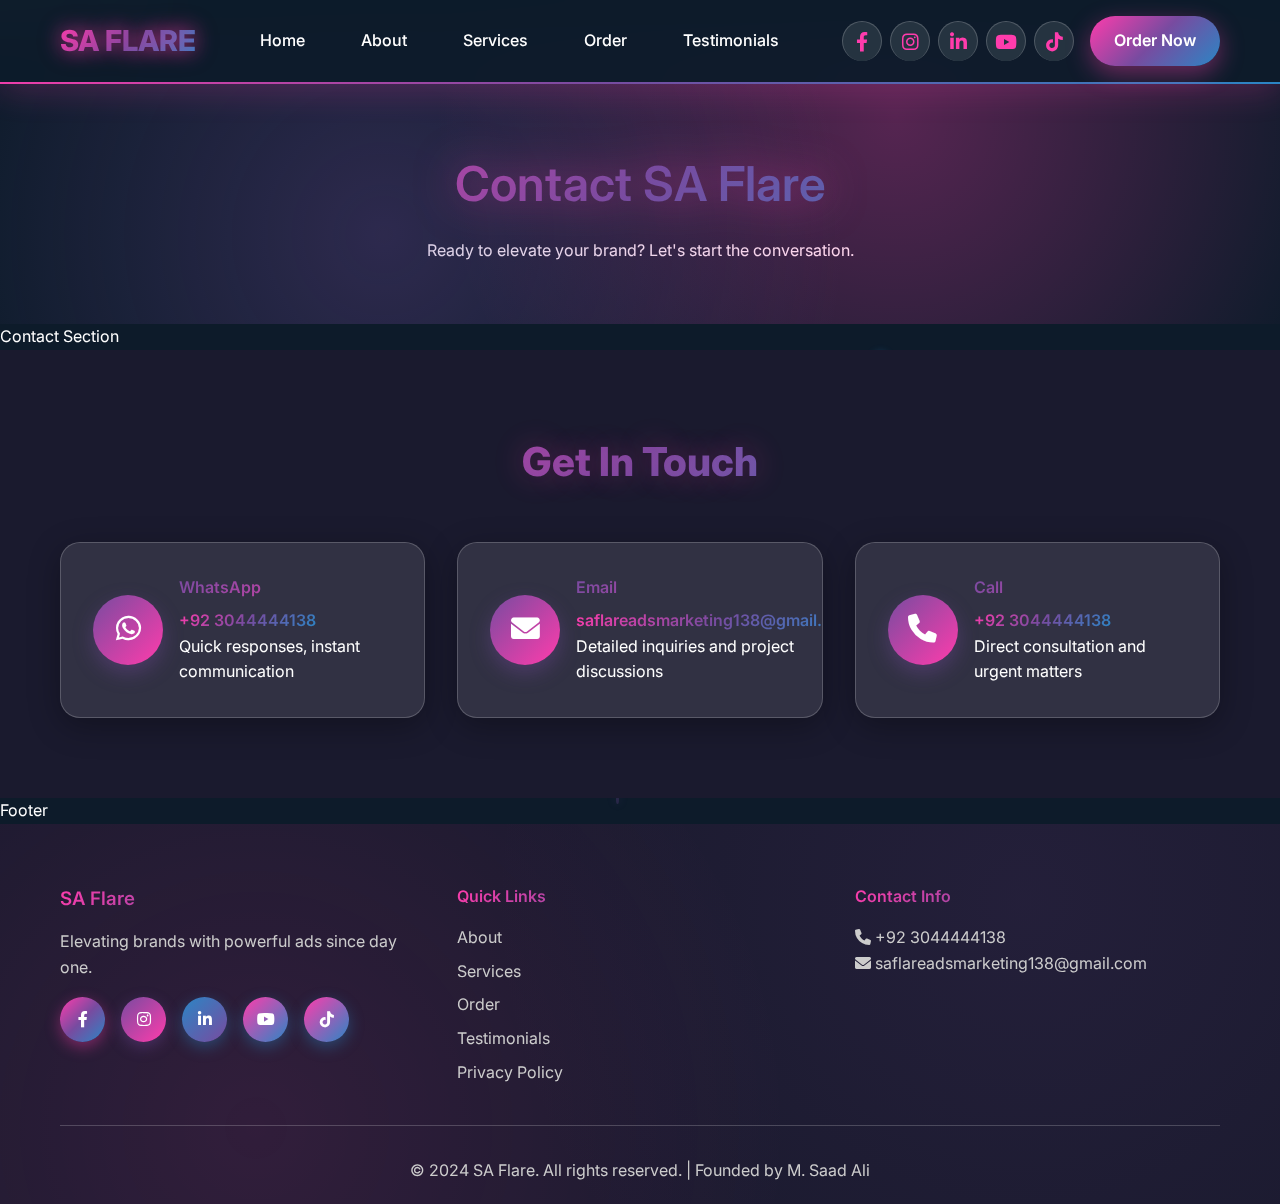
<file: contact.html>
<!DOCTYPE html>
<html lang="en">
<head>
    <meta charset="UTF-8">
    <meta name="viewport" content="width=device-width, initial-scale=1.0">
    <title>Contact - SA Flare</title>
    <link rel="stylesheet" href="style.css">
    <link href="https://cdnjs.cloudflare.com/ajax/libs/font-awesome/6.0.0/css/all.min.css" rel="stylesheet">
    <link href="https://fonts.googleapis.com/css2?family=Inter:wght@400;500;600;700;800&display=swap" rel="stylesheet">
</head>
<body>
     Navigation 
    <nav class="navbar">
        <div class="nav-container">
            <div class="nav-logo">
                <h2>SA FLARE</h2>
            </div>
            <ul class="nav-menu">
                <li><a href="index.html" class="nav-link">Home</a></li>
                <li><a href="about.html" class="nav-link">About</a></li>
                <li><a href="services.html" class="nav-link">Services</a></li>
                <li><a href="order.html" class="nav-link">Order</a></li>
                <li><a href="testimonials.html" class="nav-link">Testimonials</a></li>
            </ul>
            <div class="nav-right">
                <div class="social-icons">
                    <a href="https://web.facebook.com/profile.php?id=61578832953435" target="_blank" rel="noopener">
                        <i class="fab fa-facebook-f"></i>
                    </a>
                    <a href="https://www.instagram.com/saflareadsmarketing/" target="_blank" rel="noopener">
                        <i class="fab fa-instagram"></i>
                    </a>
                    <a href="https://www.linkedin.com/in/sa-flare-ads-marketing-418862377/" target="_blank" rel="noopener">
                        <i class="fab fa-linkedin-in"></i>
                    </a>
                    <a href="https://www.youtube.com/@SAFlareAdsMarketing" target="_blank" rel="noopener">
                        <i class="fab fa-youtube"></i>
                    </a>
                    <a href="https://vm.tiktok.com/ZSSkMBK7F/" target="_blank" rel="noopener">
                        <i class="fab fa-tiktok"></i>
                    </a>
                </div>
                <a href="order.html" class="btn-primary">Order Now</a>
            </div>
            <div class="hamburger">
                <span></span>
                <span></span>
                <span></span>
            </div>
        </div>
    </nav>

     Page Hero 
    <section class="page-hero">
        <div class="container">
            <h1>Contact SA Flare</h1>
            <p>Ready to elevate your brand? Let's start the conversation.</p>
        </div>
    </section>

     Contact Section 
    <section class="contact-preview">
        <div class="container">
            <h2 class="section-title">Get In Touch</h2>
            <div class="contact-info">
                <div class="contact-item">
                    <div class="contact-icon">
                        <i class="fab fa-whatsapp"></i>
                    </div>
                    <div>
                        <h4>WhatsApp</h4>
                        <a href="https://wa.me/923044444138">+92 3044444138</a>
                        <p>Quick responses, instant communication</p>
                    </div>
                </div>
                <div class="contact-item">
                    <div class="contact-icon">
                        <i class="fas fa-envelope"></i>
                    </div>
                    <div>
                        <h4>Email</h4>
                        <a href="mailto:saflareadsmarketing138@gmail.com">saflareadsmarketing138@gmail.com</a>
                        <p>Detailed inquiries and project discussions</p>
                    </div>
                </div>
                <div class="contact-item">
                    <div class="contact-icon">
                        <i class="fas fa-phone"></i>
                    </div>
                    <div>
                        <h4>Call</h4>
                        <a href="tel:+923044444138">+92 3044444138</a>
                        <p>Direct consultation and urgent matters</p>
                    </div>
                </div>
            </div>
        </div>
    </section>

     Footer 
    <footer class="footer">
        <div class="container">
            <div class="footer-content">
                <div class="footer-section">
                    <h3>SA Flare</h3>
                    <p>Elevating brands with powerful ads since day one.</p>
                    <div class="social-links">
                        <a href="https://web.facebook.com/profile.php?id=61578832953435" target="_blank" rel="noopener">
                            <i class="fab fa-facebook-f"></i>
                        </a>
                        <a href="https://www.instagram.com/saflareadsmarketing/" target="_blank" rel="noopener">
                            <i class="fab fa-instagram"></i>
                        </a>
                        <a href="https://www.linkedin.com/in/sa-flare-ads-marketing-418862377/" target="_blank" rel="noopener">
                            <i class="fab fa-linkedin-in"></i>
                        </a>
                        <a href="https://www.youtube.com/@SAFlareAdsMarketing" target="_blank" rel="noopener">
                            <i class="fab fa-youtube"></i>
                        </a>
                        <a href="https://vm.tiktok.com/ZSSkMBK7F/" target="_blank" rel="noopener">
                            <i class="fab fa-tiktok"></i>
                        </a>
                    </div>
                </div>
                <div class="footer-section">
                    <h4>Quick Links</h4>
                    <ul>
                        <li><a href="about.html">About</a></li>
                        <li><a href="services.html">Services</a></li>
                        <li><a href="order.html">Order</a></li>
                        <li><a href="testimonials.html">Testimonials</a></li>
                        <li><a href="privacy-policy.html">Privacy Policy</a></li>
                    </ul>
                </div>
                <div class="footer-section">
                    <h4>Contact Info</h4>
                    <p><i class="fas fa-phone"></i> <a href="tel:+923044444138">+92 3044444138</a></p>
                    <p><i class="fas fa-envelope"></i> <a href="mailto:saflareadsmarketing138@gmail.com">saflareadsmarketing138@gmail.com</a></p>
                </div>
            </div>
            <div class="footer-bottom">
                <p>&copy; 2024 SA Flare. All rights reserved. | Founded by M. Saad Ali</p>
            </div>
        </div>
    </footer>

    <script src="app.js"></script>
</body>
</html>
</file>
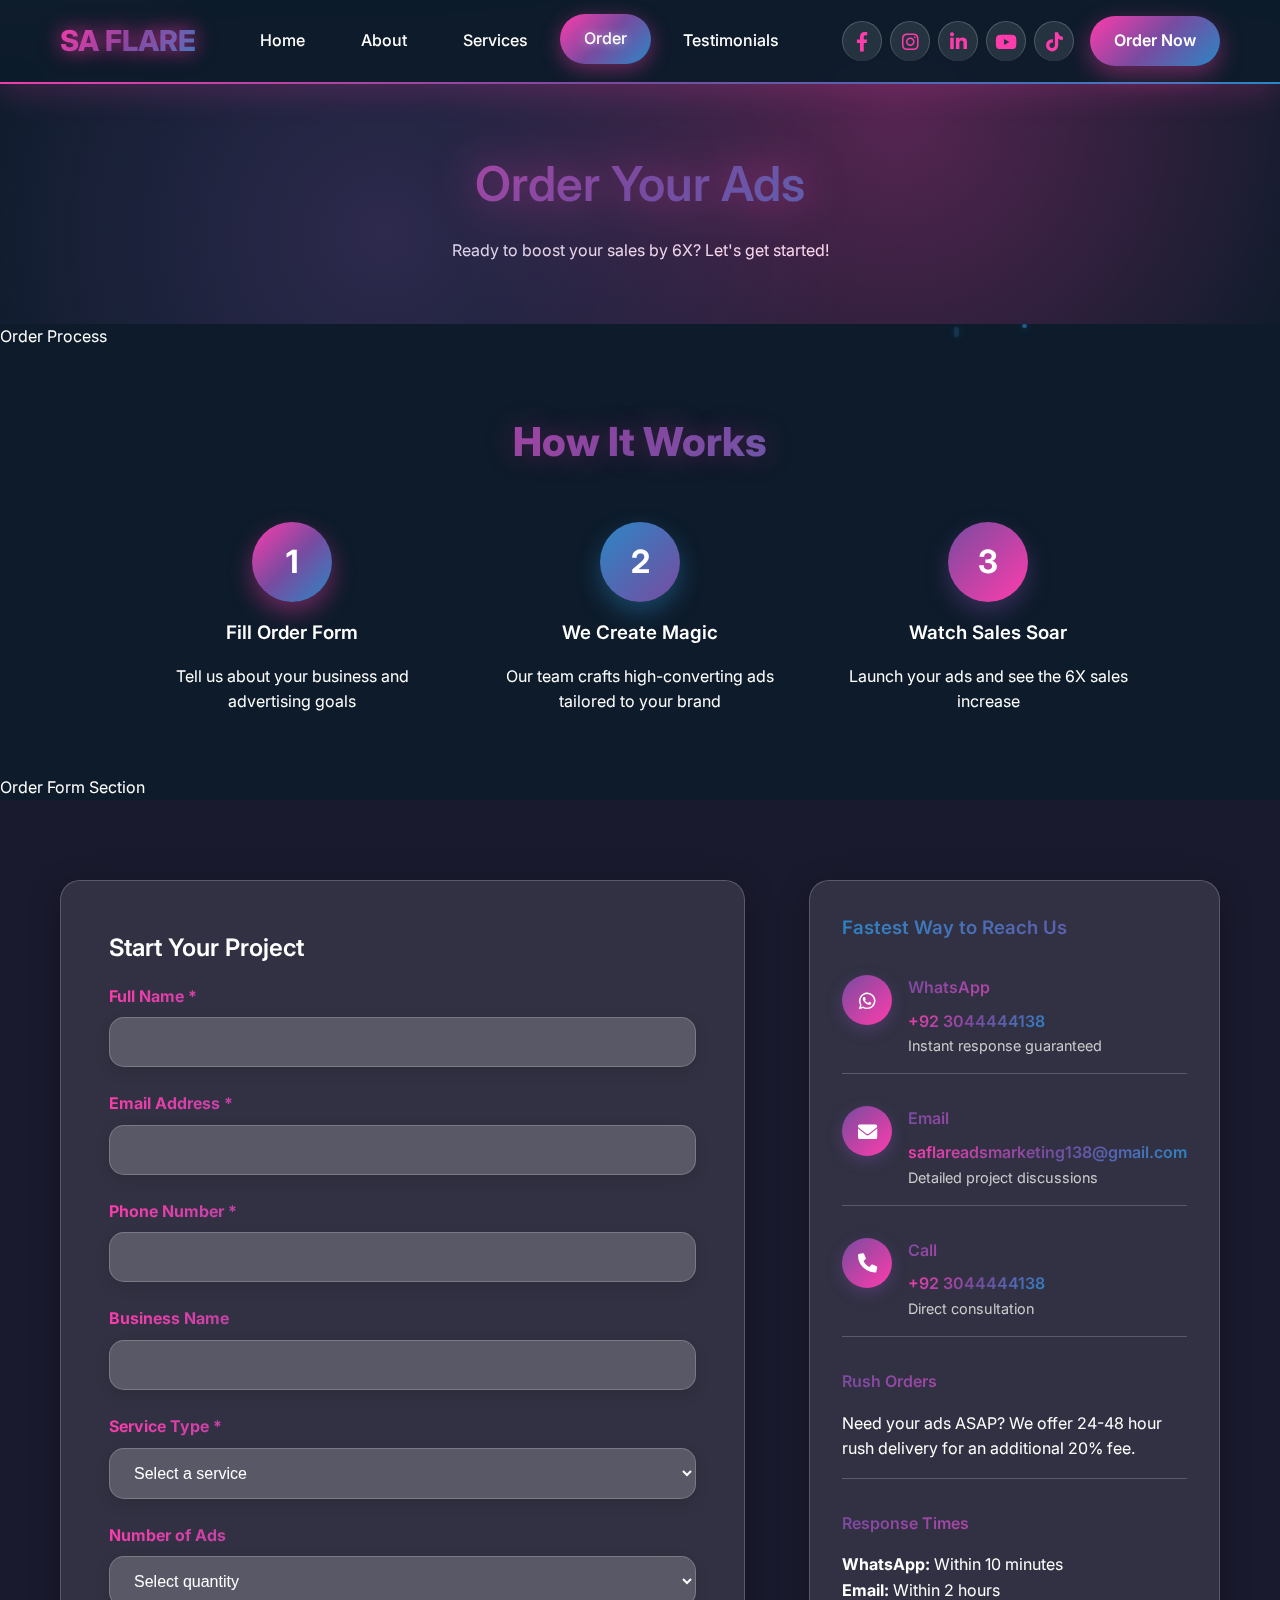
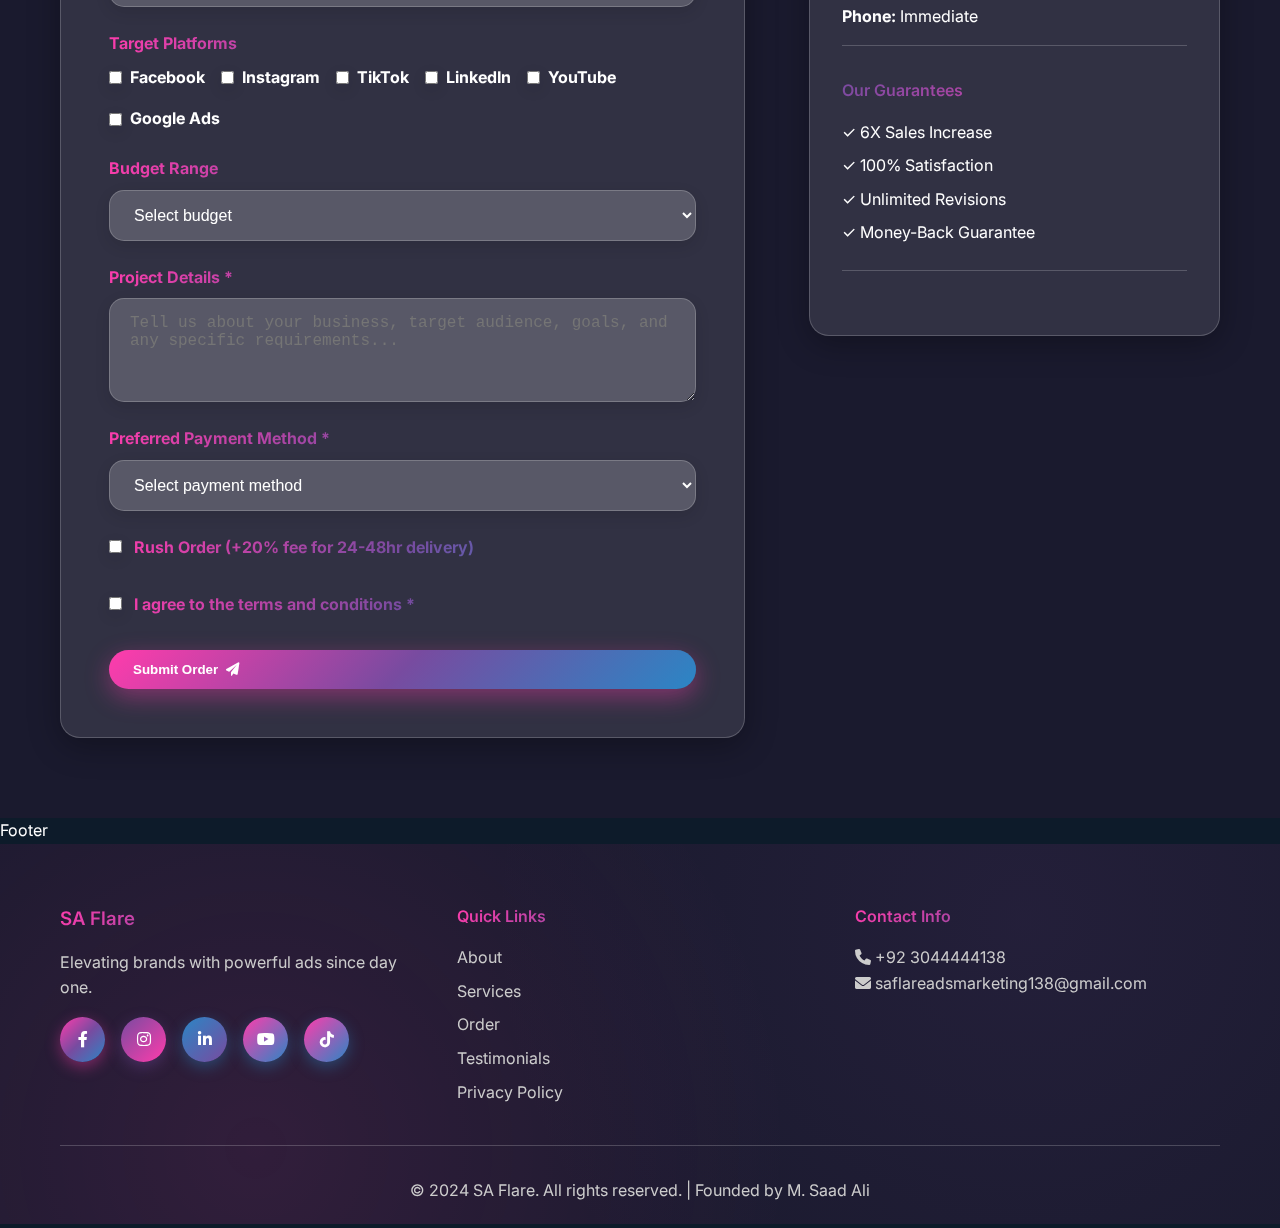
<file: order.html>
<!DOCTYPE html>
<html lang="en">
<head>
    <meta charset="UTF-8">
    <meta name="viewport" content="width=device-width, initial-scale=1.0">
    <title>Order - SA Flare</title>
    <link rel="stylesheet" href="style.css">
    <link href="https://cdnjs.cloudflare.com/ajax/libs/font-awesome/6.0.0/css/all.min.css" rel="stylesheet">
    <link href="https://fonts.googleapis.com/css2?family=Inter:wght@400;500;600;700;800&display=swap" rel="stylesheet">
</head>
<body>
     Navigation 
    <nav class="navbar">
        <div class="nav-container">
            <div class="nav-logo">
                <h2>SA FLARE</h2>
            </div>
            <ul class="nav-menu">
                <li><a href="index.html" class="nav-link">Home</a></li>
                <li><a href="about.html" class="nav-link">About</a></li>
                <li><a href="services.html" class="nav-link">Services</a></li>
                <li><a href="order.html" class="nav-link active">Order</a></li>
                <li><a href="testimonials.html" class="nav-link">Testimonials</a></li>
            </ul>
            <div class="nav-right">
                <div class="social-icons">
                    <a href="https://web.facebook.com/profile.php?id=61578832953435" target="_blank" rel="noopener">
                        <i class="fab fa-facebook-f"></i>
                    </a>
                    <a href="https://www.instagram.com/saflareadsmarketing/" target="_blank" rel="noopener">
                        <i class="fab fa-instagram"></i>
                    </a>
                    <a href="https://www.linkedin.com/in/sa-flare-ads-marketing-418862377/" target="_blank" rel="noopener">
                        <i class="fab fa-linkedin-in"></i>
                    </a>
                    <a href="https://www.youtube.com/@SAFlareAdsMarketing" target="_blank" rel="noopener">
                        <i class="fab fa-youtube"></i>
                    </a>
                    <a href="https://vm.tiktok.com/ZSSkMBK7F/" target="_blank" rel="noopener">
                        <i class="fab fa-tiktok"></i>
                    </a>
                </div>
                <a href="order.html" class="btn-primary">Order Now</a>
            </div>
            <div class="hamburger">
                <span></span>
                <span></span>
                <span></span>
            </div>
        </div>
    </nav>

     Page Hero 
    <section class="page-hero">
        <div class="container">
            <h1>Order Your Ads</h1>
            <p>Ready to boost your sales by 6X? Let's get started!</p>
        </div>
    </section>

     Order Process 
    <section class="order-process">
        <div class="container">
            <h2 class="section-title">How It Works</h2>
            <div class="process-steps">
                <div class="process-step">
                    <div class="step-icon">1</div>
                    <h3>Fill Order Form</h3>
                    <p>Tell us about your business and advertising goals</p>
                </div>
                <div class="process-step">
                    <div class="step-icon">2</div>
                    <h3>We Create Magic</h3>
                    <p>Our team crafts high-converting ads tailored to your brand</p>
                </div>
                <div class="process-step">
                    <div class="step-icon">3</div>
                    <h3>Watch Sales Soar</h3>
                    <p>Launch your ads and see the 6X sales increase</p>
                </div>
            </div>
        </div>
    </section>

     Order Form Section 
    <section class="order-form-section">
        <div class="container">
            <div class="order-content">
                <div class="order-form-container">
                    <h2>Start Your Project</h2>
                    <form class="order-form" id="orderForm">
                        <div class="form-group">
                            <label for="clientName">Full Name *</label>
                            <input type="text" id="clientName" name="clientName" required>
                        </div>
                        
                        <div class="form-group">
                            <label for="email">Email Address *</label>
                            <input type="email" id="email" name="email" required>
                        </div>
                        
                        <div class="form-group">
                            <label for="phone">Phone Number *</label>
                            <input type="tel" id="phone" name="phone" required>
                        </div>
                        
                        <div class="form-group">
                            <label for="businessName">Business Name</label>
                            <input type="text" id="businessName" name="businessName">
                        </div>
                        
                        <div class="form-group">
                            <label for="serviceType">Service Type *</label>
                            <select id="serviceType" name="serviceType" required>
                                <option value="">Select a service</option>
                                <option value="social-media-ads">Social Media Ads ($50+)</option>
                                <option value="video-ads">Video Ads ($100+)</option>
                                <option value="premium-package">Premium Package ($300+)</option>
                                <option value="custom">Custom Package</option>
                            </select>
                        </div>
                        
                        <div class="form-group">
                            <label for="adCount">Number of Ads</label>
                            <select id="adCount" name="adCount">
                                <option value="">Select quantity</option>
                                <option value="1-3">1-3 Ads</option>
                                <option value="4-6">4-6 Ads</option>
                                <option value="7-10">7-10 Ads</option>
                                <option value="10+">10+ Ads</option>
                            </select>
                        </div>
                        
                        <div class="form-group">
                            <label>Target Platforms</label>
                            <div class="checkbox-group">
                                <label><input type="checkbox" name="platforms" value="Facebook"> Facebook</label>
                                <label><input type="checkbox" name="platforms" value="Instagram"> Instagram</label>
                                <label><input type="checkbox" name="platforms" value="TikTok"> TikTok</label>
                                <label><input type="checkbox" name="platforms" value="LinkedIn"> LinkedIn</label>
                                <label><input type="checkbox" name="platforms" value="YouTube"> YouTube</label>
                                <label><input type="checkbox" name="platforms" value="Google"> Google Ads</label>
                            </div>
                        </div>
                        
                        <div class="form-group">
                            <label for="budget">Budget Range</label>
                            <select id="budget" name="budget">
                                <option value="">Select budget</option>
                                <option value="$50-$200">$50 - $200</option>
                                <option value="$200-$500">$200 - $500</option>
                                <option value="$500-$1000">$500 - $1000</option>
                                <option value="$1000+">$1000+</option>
                            </select>
                        </div>
                        
                        <div class="form-group">
                            <label for="projectDetails">Project Details *</label>
                            <textarea id="projectDetails" name="projectDetails" rows="4" placeholder="Tell us about your business, target audience, goals, and any specific requirements..." required></textarea>
                        </div>
                        
                        <div class="form-group">
                            <label for="paymentMethod">Preferred Payment Method *</label>
                            <select id="paymentMethod" name="paymentMethod" required>
                                <option value="">Select payment method</option>
                                <option value="EasyPaisa">EasyPaisa</option>
                                <option value="JazzCash">JazzCash</option>
                                <option value="NayaPay">NayaPay</option>
                                <option value="SadaPay">SadaPay</option>
                                <option value="Bank Transfer">Bank Transfer</option>
                            </select>
                        </div>
                        
                        <div class="form-group">
                            <label>
                                <input type="checkbox" name="rushOrder" value="yes">
                                <span class="checkbox-label">Rush Order (+20% fee for 24-48hr delivery)</span>
                            </label>
                        </div>
                        
                        <div class="form-group">
                            <label>
                                <input type="checkbox" name="terms" value="accepted" required>
                                <span class="checkbox-label">I agree to the terms and conditions *</span>
                            </label>
                        </div>
                        
                        <button type="submit" class="btn-primary">
                            Submit Order <i class="fas fa-paper-plane"></i>
                        </button>
                    </form>
                </div>
                
                <div class="order-sidebar">
                    <div class="contact-card">
                        <h3>Fastest Way to Reach Us</h3>
                        
                        <div class="contact-method">
                            <div class="contact-icon">
                                <i class="fab fa-whatsapp"></i>
                            </div>
                            <div class="contact-details">
                                <h4>WhatsApp</h4>
                                <a href="https://wa.me/923044444138">+92 3044444138</a>
                                <p>Instant response guaranteed</p>
                            </div>
                        </div>
                        
                        <div class="contact-method">
                            <div class="contact-icon">
                                <i class="fas fa-envelope"></i>
                            </div>
                            <div class="contact-details">
                                <h4>Email</h4>
                                <a href="mailto:saflareadsmarketing138@gmail.com">saflareadsmarketing138@gmail.com</a>
                                <p>Detailed project discussions</p>
                            </div>
                        </div>
                        
                        <div class="contact-method">
                            <div class="contact-icon">
                                <i class="fas fa-phone"></i>
                            </div>
                            <div class="contact-details">
                                <h4>Call</h4>
                                <a href="tel:+923044444138">+92 3044444138</a>
                                <p>Direct consultation</p>
                            </div>
                        </div>
                    </div>
                    
                    <div class="rush-order-info">
                        <h4>Rush Orders</h4>
                        <p>Need your ads ASAP? We offer 24-48 hour rush delivery for an additional 20% fee.</p>
                    </div>
                    
                    <div class="office-hours">
                        <h4>Response Times</h4>
                        <p><strong>WhatsApp:</strong> Within 10 minutes<br>
                        <strong>Email:</strong> Within 2 hours<br>
                        <strong>Phone:</strong> Immediate</p>
                    </div>
                    
                    <div class="guarantees">
                        <h4>Our Guarantees</h4>
                        <ul>
                            <li>✓ 6X Sales Increase</li>
                            <li>✓ 100% Satisfaction</li>
                            <li>✓ Unlimited Revisions</li>
                            <li>✓ Money-Back Guarantee</li>
                        </ul>
                    </div>
                </div>
            </div>
        </div>
    </section>

     Footer 
    <footer class="footer">
        <div class="container">
            <div class="footer-content">
                <div class="footer-section">
                    <h3>SA Flare</h3>
                    <p>Elevating brands with powerful ads since day one.</p>
                    <div class="social-links">
                        <a href="https://web.facebook.com/profile.php?id=61578832953435" target="_blank" rel="noopener">
                            <i class="fab fa-facebook-f"></i>
                        </a>
                        <a href="https://www.instagram.com/saflareadsmarketing/" target="_blank" rel="noopener">
                            <i class="fab fa-instagram"></i>
                        </a>
                        <a href="https://www.linkedin.com/in/sa-flare-ads-marketing-418862377/" target="_blank" rel="noopener">
                            <i class="fab fa-linkedin-in"></i>
                        </a>
                        <a href="https://www.youtube.com/@SAFlareAdsMarketing" target="_blank" rel="noopener">
                            <i class="fab fa-youtube"></i>
                        </a>
                        <a href="https://vm.tiktok.com/ZSSkMBK7F/" target="_blank" rel="noopener">
                            <i class="fab fa-tiktok"></i>
                        </a>
                    </div>
                </div>
                <div class="footer-section">
                    <h4>Quick Links</h4>
                    <ul>
                        <li><a href="about.html">About</a></li>
                        <li><a href="services.html">Services</a></li>
                        <li><a href="order.html">Order</a></li>
                        <li><a href="testimonials.html">Testimonials</a></li>
                        <li><a href="privacy-policy.html">Privacy Policy</a></li>
                    </ul>
                </div>
                <div class="footer-section">
                    <h4>Contact Info</h4>
                    <p><i class="fas fa-phone"></i> <a href="tel:+923044444138">+92 3044444138</a></p>
                    <p><i class="fas fa-envelope"></i> <a href="mailto:saflareadsmarketing138@gmail.com">saflareadsmarketing138@gmail.com</a></p>
                </div>
            </div>
            <div class="footer-bottom">
                <p>&copy; 2024 SA Flare. All rights reserved. | Founded by M. Saad Ali</p>
            </div>
        </div>
    </footer>

    <script src="app.js"></script>
</body>
</html>
</file>
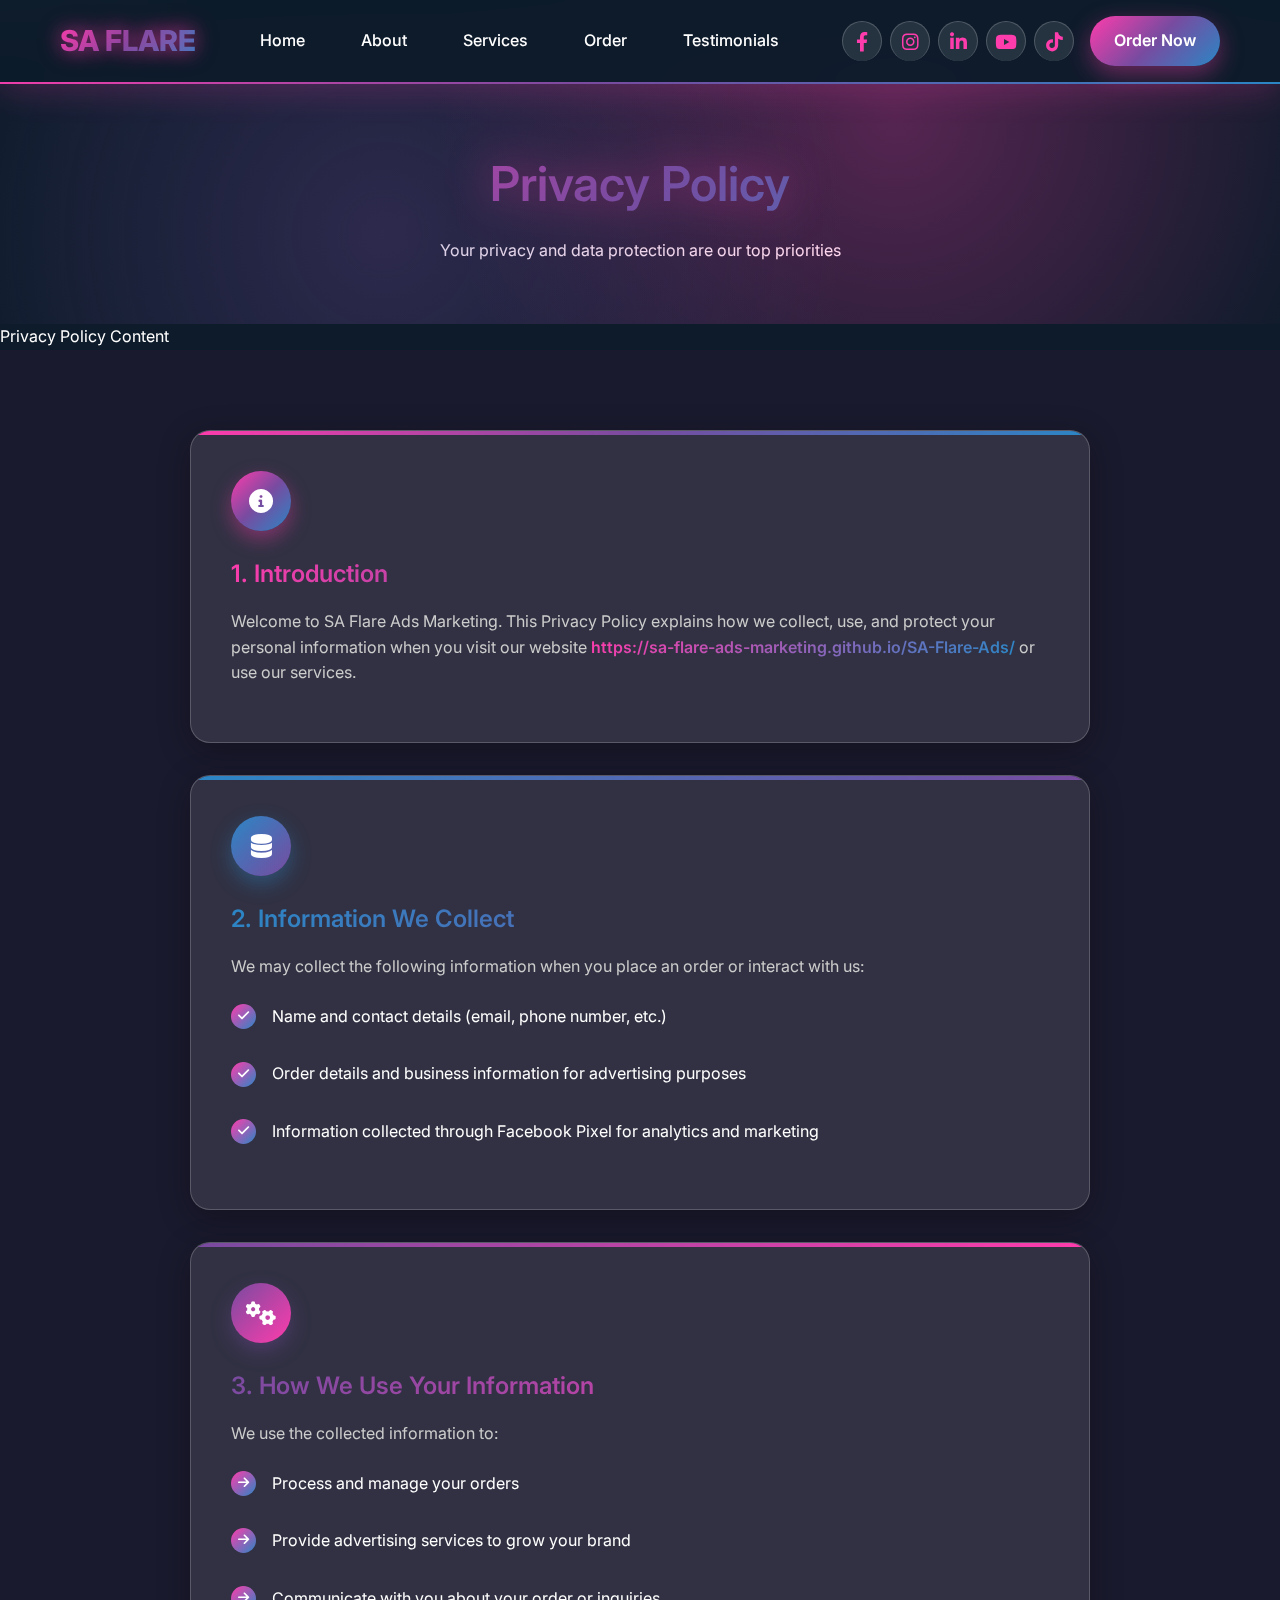
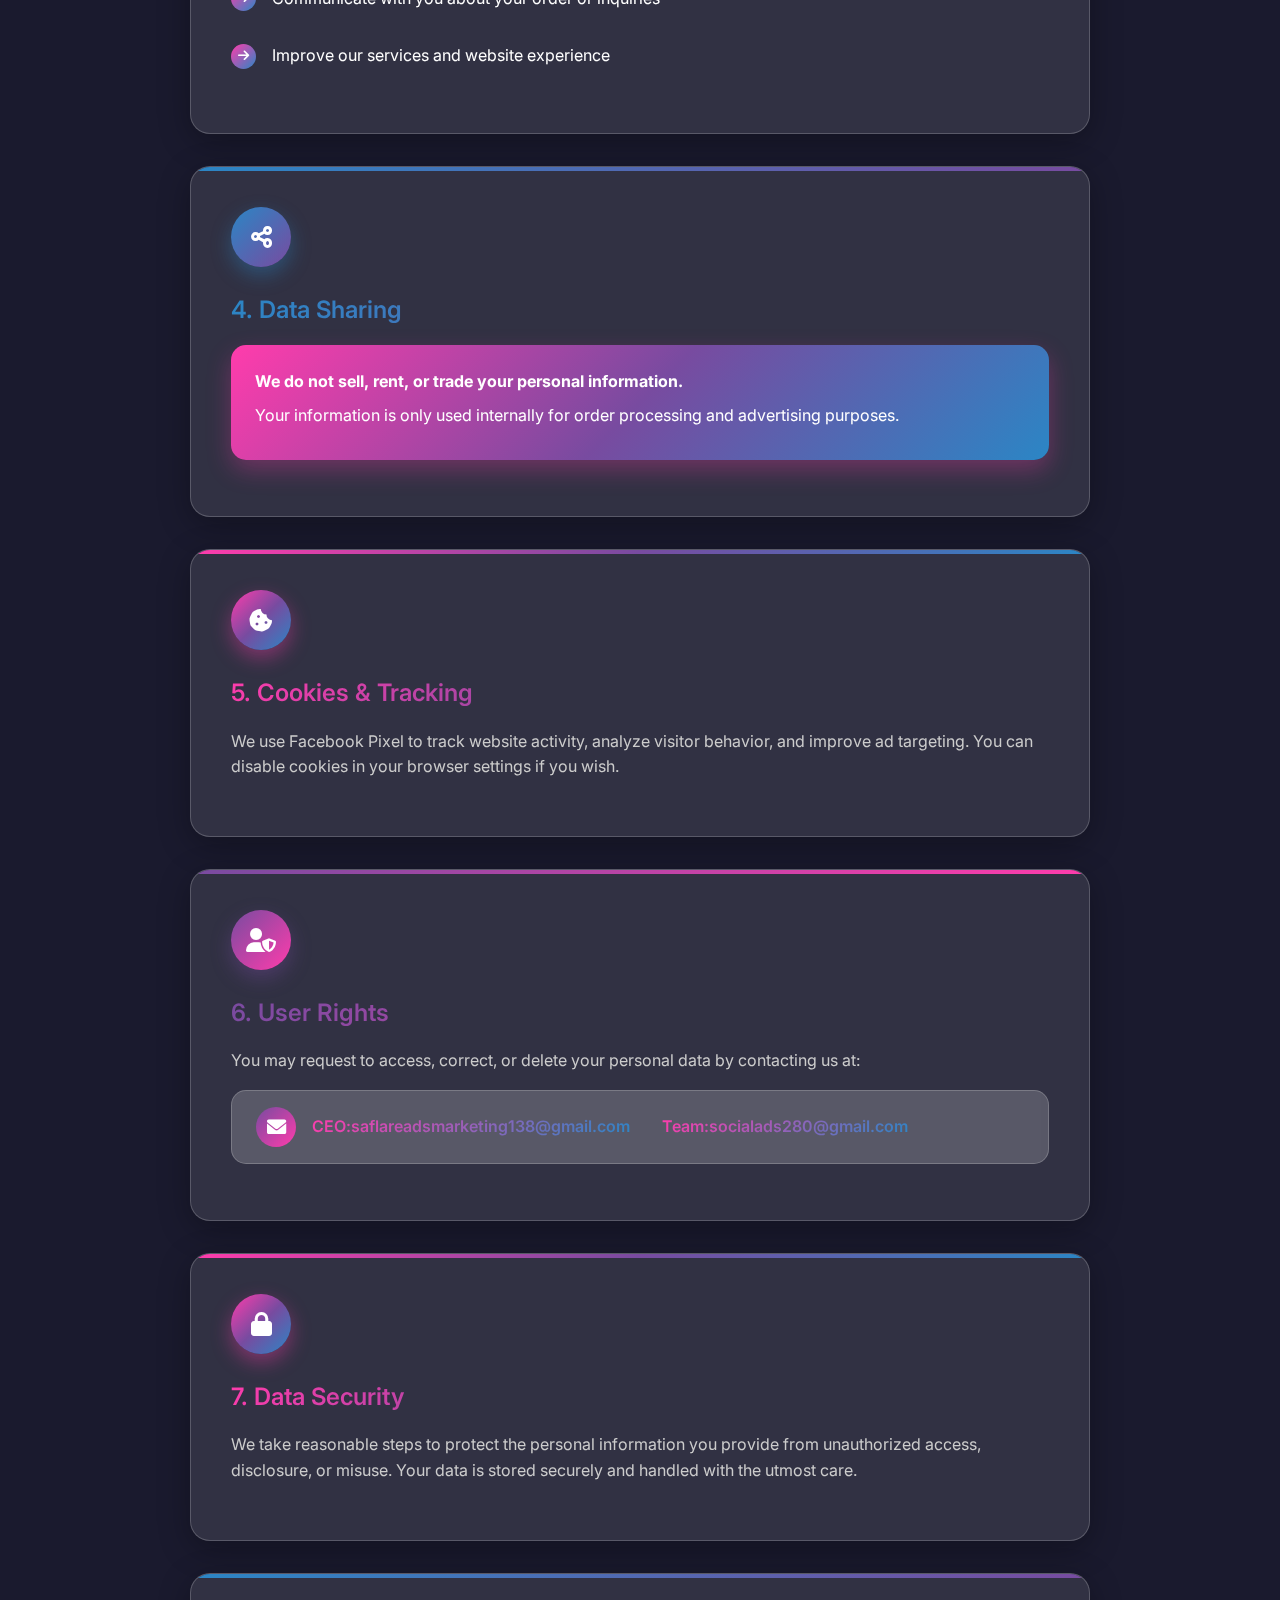
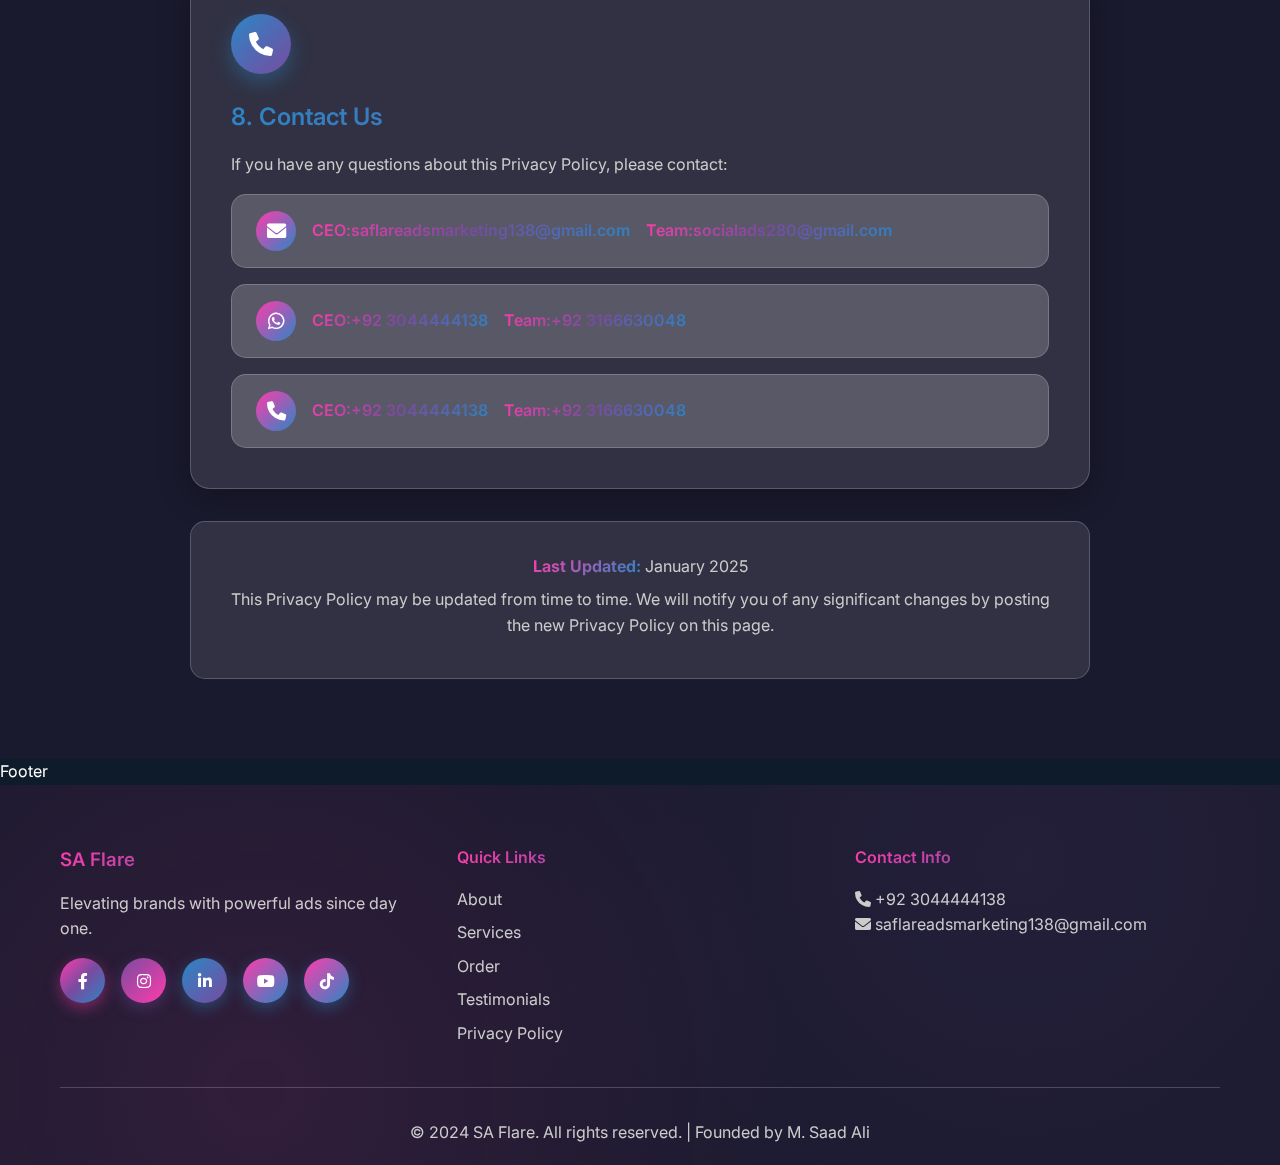
<file: privacy-policy.html>
<!DOCTYPE html>
<html lang="en">
<head>
    <meta charset="UTF-8">
    <meta name="viewport" content="width=device-width, initial-scale=1.0">
    <title>Privacy Policy - SA Flare</title>
    <link rel="stylesheet" href="style.css">
    <link href="https://cdnjs.cloudflare.com/ajax/libs/font-awesome/6.0.0/css/all.min.css" rel="stylesheet">
    <link href="https://fonts.googleapis.com/css2?family=Inter:wght@400;500;600;700;800&display=swap" rel="stylesheet">
    
    <style>
        /* Privacy Policy Specific Styles */
        .privacy-content {
            background: var(--dark-blue);
            color: var(--text-primary);
            padding: 80px 0;
        }

        .privacy-wrapper {
            max-width: 900px;
            margin: 0 auto;
        }

        .privacy-section {
            background: var(--glass-bg);
            padding: 2.5rem;
            border-radius: 20px;
            backdrop-filter: blur(15px);
            border: 1px solid var(--glass-border);
            box-shadow: var(--glass-shadow);
            margin-bottom: 2rem;
            position: relative;
            overflow: hidden;
            transition: all 0.3s ease;
        }

        .privacy-section::before {
            content: "";
            position: absolute;
            top: 0;
            left: 0;
            right: 0;
            height: 4px;
            background: var(--gradient-neon);
        }

        .privacy-section:nth-child(2n)::before {
            background: var(--gradient-blue-purple);
        }

        .privacy-section:nth-child(3n)::before {
            background: var(--gradient-purple-pink);
        }

        .privacy-section:hover {
            transform: translateY(-5px);
            box-shadow: 0 20px 40px rgba(255, 60, 172, 0.2);
        }

        .section-icon {
            width: 60px;
            height: 60px;
            background: var(--gradient-neon);
            border-radius: 50%;
            display: flex;
            align-items: center;
            justify-content: center;
            color: white;
            font-size: 1.5rem;
            margin-bottom: 1.5rem;
            box-shadow: 0 8px 20px rgba(255, 60, 172, 0.4);
            transition: all 0.3s ease;
        }

        .privacy-section:nth-child(2n) .section-icon {
            background: var(--gradient-blue-purple);
            box-shadow: 0 8px 20px rgba(43, 134, 197, 0.4);
        }

        .privacy-section:nth-child(3n) .section-icon {
            background: var(--gradient-purple-pink);
            box-shadow: 0 8px 20px rgba(120, 75, 160, 0.4);
        }

        .privacy-section:hover .section-icon {
            transform: scale(1.1) rotate(360deg);
        }

        .privacy-section h2 {
            background: var(--gradient-neon);
            -webkit-background-clip: text;
            -webkit-text-fill-color: transparent;
            background-clip: text;
            font-size: 1.5rem;
            margin-bottom: 1rem;
            font-weight: 600;
        }

        .privacy-section:nth-child(2n) h2 {
            background: var(--gradient-blue-purple);
            -webkit-background-clip: text;
            -webkit-text-fill-color: transparent;
            background-clip: text;
        }

        .privacy-section:nth-child(3n) h2 {
            background: var(--gradient-purple-pink);
            -webkit-background-clip: text;
            -webkit-text-fill-color: transparent;
            background-clip: text;
        }

        .privacy-section p {
            color: var(--text-secondary);
            line-height: 1.6;
            margin-bottom: 1rem;
        }

        .privacy-section a {
            background: var(--gradient-electric);
            -webkit-background-clip: text;
            -webkit-text-fill-color: transparent;
            background-clip: text;
            text-decoration: none;
            font-weight: 600;
            transition: all 0.3s ease;
        }

        .privacy-section a:hover {
            filter: drop-shadow(0 0 8px rgba(43, 134, 197, 0.6));
        }

        .privacy-list {
            list-style: none;
            padding: 0;
        }

        .privacy-list li {
            display: flex;
            align-items: center;
            gap: 1rem;
            margin-bottom: 1rem;
            color: var(--text-primary);
            padding: 0.5rem 0;
        }

        .privacy-list li i {
            background: var(--gradient-electric);
            color: white;
            width: 25px;
            height: 25px;
            border-radius: 50%;
            display: flex;
            align-items: center;
            justify-content: center;
            font-size: 0.8rem;
            flex-shrink: 0;
        }

        .highlight-box {
            background: var(--gradient-neon);
            padding: 1.5rem;
            border-radius: 15px;
            color: white;
            margin: 1rem 0;
            box-shadow: 0 10px 25px rgba(255, 60, 172, 0.3);
        }

        .highlight-box p {
            color: white;
            margin-bottom: 0.5rem;
        }

        .contact-highlight {
            display: flex;
            align-items: center;
            gap: 1rem;
            background: var(--glass-bg);
            padding: 1rem 1.5rem;
            border-radius: 15px;
            margin: 1rem 0;
            backdrop-filter: blur(10px);
            border: 1px solid var(--glass-border);
            transition: all 0.3s ease;
        }

        .contact-highlight:hover {
            transform: translateX(10px);
            box-shadow: 0 10px 25px rgba(255, 60, 172, 0.2);
        }

        .contact-highlight i {
            background: var(--gradient-purple-pink);
            color: white;
            width: 40px;
            height: 40px;
            border-radius: 50%;
            display: flex;
            align-items: center;
            justify-content: center;
            font-size: 1.2rem;
        }

        .contact-info-privacy {
            display: flex;
            flex-direction: column;
            gap: 1rem;
            margin-top: 1rem;
        }

        .contact-item-privacy {
            display: flex;
            align-items: center;
            gap: 1rem;
            background: var(--glass-bg);
            padding: 1rem 1.5rem;
            border-radius: 15px;
            backdrop-filter: blur(10px);
            border: 1px solid var(--glass-border);
            transition: all 0.3s ease;
        }

        .contact-item-privacy:hover {
            transform: translateX(10px);
            box-shadow: 0 10px 25px rgba(255, 60, 172, 0.2);
        }

        .contact-item-privacy i {
            background: var(--gradient-electric);
            color: white;
            width: 40px;
            height: 40px;
            border-radius: 50%;
            display: flex;
            align-items: center;
            justify-content: center;
            font-size: 1.2rem;
        }

        .contact-item-privacy a {
            background: var(--gradient-neon);
            -webkit-background-clip: text;
            -webkit-text-fill-color: transparent;
            background-clip: text;
            text-decoration: none;
            font-weight: 600;
        }

        .privacy-footer-note {
            background: var(--glass-bg);
            padding: 2rem;
            border-radius: 15px;
            backdrop-filter: blur(15px);
            border: 1px solid var(--glass-border);
            text-align: center;
            margin-top: 2rem;
        }

        .privacy-footer-note p {
            color: var(--text-secondary);
            margin-bottom: 0.5rem;
        }

        .privacy-footer-note strong {
            background: var(--gradient-electric);
            -webkit-background-clip: text;
            -webkit-text-fill-color: transparent;
            background-clip: text;
        }

        /* Mobile Responsiveness */
        @media (max-width: 768px) {
            .privacy-section {
                padding: 2rem;
            }

            .contact-info-privacy {
                gap: 0.5rem;
            }

            .contact-item-privacy {
                padding: 1rem;
            }

            .section-icon {
                width: 50px;
                height: 50px;
                font-size: 1.2rem;
            }
        }
    </style>
</head>
<body>
     Navigation 
    <nav class="navbar">
        <div class="nav-container">
            <div class="nav-logo">
                <h2>SA FLARE</h2>
            </div>
            <ul class="nav-menu">
                <li><a href="index.html" class="nav-link">Home</a></li>
                <li><a href="about.html" class="nav-link">About</a></li>
                <li><a href="services.html" class="nav-link">Services</a></li>
                <li><a href="order.html" class="nav-link">Order</a></li>
                <li><a href="testimonials.html" class="nav-link">Testimonials</a></li>
            </ul>
            <div class="nav-right">
                <div class="social-icons">
                    <a href="https://web.facebook.com/profile.php?id=61578832953435" target="_blank" rel="noopener">
                        <i class="fab fa-facebook-f"></i>
                    </a>
                    <a href="https://www.instagram.com/saflareadsmarketing/" target="_blank" rel="noopener">
                        <i class="fab fa-instagram"></i>
                    </a>
                    <a href="https://www.linkedin.com/in/sa-flare-ads-marketing-418862377/" target="_blank" rel="noopener">
                        <i class="fab fa-linkedin-in"></i>
                    </a>
                    <a href="https://www.youtube.com/@SAFlareAdsMarketing" target="_blank" rel="noopener">
                        <i class="fab fa-youtube"></i>
                    </a>
                    <a href="https://vm.tiktok.com/ZSSkMBK7F/" target="_blank" rel="noopener">
                        <i class="fab fa-tiktok"></i>
                    </a>
                </div>
                <a href="order.html" class="btn-primary">Order Now</a>
            </div>
            <div class="hamburger">
                <span></span>
                <span></span>
                <span></span>
            </div>
        </div>
    </nav>

     Page Hero 
    <section class="page-hero">
        <div class="container">
            <h1>Privacy Policy</h1>
            <p>Your privacy and data protection are our top priorities</p>
        </div>
    </section>

     Privacy Policy Content 
    <section class="privacy-content">
        <div class="container">
            <div class="privacy-wrapper">
                <div class="privacy-section">
                    <div class="section-icon">
                        <i class="fas fa-info-circle"></i>
                    </div>
                    <h2>1. Introduction</h2>
                    <p>Welcome to SA Flare Ads Marketing. This Privacy Policy explains how we collect, use, and protect your personal information when you visit our website <a href="https://sa-flare-ads-marketing.github.io/SA-Flare-Ads/" target="_blank" rel="noopener">https://sa-flare-ads-marketing.github.io/SA-Flare-Ads/</a> or use our services.</p>
                </div>

                <div class="privacy-section">
                    <div class="section-icon">
                        <i class="fas fa-database"></i>
                    </div>
                    <h2>2. Information We Collect</h2>
                    <p>We may collect the following information when you place an order or interact with us:</p>
                    <ul class="privacy-list">
                        <li><i class="fas fa-check"></i> Name and contact details (email, phone number, etc.)</li>
                        <li><i class="fas fa-check"></i> Order details and business information for advertising purposes</li>
                        <li><i class="fas fa-check"></i> Information collected through Facebook Pixel for analytics and marketing</li>
                    </ul>
                </div>

                <div class="privacy-section">
                    <div class="section-icon">
                        <i class="fas fa-cogs"></i>
                    </div>
                    <h2>3. How We Use Your Information</h2>
                    <p>We use the collected information to:</p>
                    <ul class="privacy-list">
                        <li><i class="fas fa-arrow-right"></i> Process and manage your orders</li>
                        <li><i class="fas fa-arrow-right"></i> Provide advertising services to grow your brand</li>
                        <li><i class="fas fa-arrow-right"></i> Communicate with you about your order or inquiries</li>
                        <li><i class="fas fa-arrow-right"></i> Improve our services and website experience</li>
                    </ul>
                </div>

                <div class="privacy-section">
                    <div class="section-icon">
                        <i class="fas fa-share-alt"></i>
                    </div>
                    <h2>4. Data Sharing</h2>
                    <div class="highlight-box">
                        <p><strong>We do not sell, rent, or trade your personal information.</strong></p>
                        <p>Your information is only used internally for order processing and advertising purposes.</p>
                    </div>
                </div>

                <div class="privacy-section">
                    <div class="section-icon">
                        <i class="fas fa-cookie-bite"></i>
                    </div>
                    <h2>5. Cookies & Tracking</h2>
                    <p>We use Facebook Pixel to track website activity, analyze visitor behavior, and improve ad targeting. You can disable cookies in your browser settings if you wish.</p>
                </div>

                <div class="privacy-section">
                    <div class="section-icon">
                        <i class="fas fa-user-shield"></i>
                    </div>
                    <h2>6. User Rights</h2>
                    <p>You may request to access, correct, or delete your personal data by contacting us at:</p>
                    <div class="contact-highlight">
                        <i class="fas fa-envelope"></i>
                       <a href="mailto:saflareadsmarketing138@gmail.com">CEO:saflareadsmarketing138@gmail.com</a>
                       <br/>
                        <a href="mailto:socialads280@gmail.com">Team:socialads280@gmail.com</a>
                    </div>
                </div>

                <div class="privacy-section">
                    <div class="section-icon">
                        <i class="fas fa-lock"></i>
                    </div>
                    <h2>7. Data Security</h2>
                    <p>We take reasonable steps to protect the personal information you provide from unauthorized access, disclosure, or misuse. Your data is stored securely and handled with the utmost care.</p>
                </div>

                <div class="privacy-section">
                    <div class="section-icon">
                        <i class="fas fa-phone"></i>
                    </div>
                    <h2>8. Contact Us</h2>
                    <p>If you have any questions about this Privacy Policy, please contact:</p>
                    <div class="contact-info-privacy">
                        <div class="contact-item-privacy">
                            <i class="fas fa-envelope"></i>
                            <a href="mailto:saflareadsmarketing138@gmail.com">CEO:saflareadsmarketing138@gmail.com</a>
                            <a href="mailto:socialads280@gmail.com">Team:socialads280@gmail.com</a>
                        </div>
                        <div class="contact-item-privacy">
                            <i class="fab fa-whatsapp"></i>
                            <a href="https://wa.me/923044444138">CEO:+92 3044444138</a>
                            <a href="https://wa.me/923166630048">Team:+92 3166630048</a>

                        </div>
                        <div class="contact-item-privacy">
                            <i class="fas fa-phone"></i>
                            <a href="tel:+923044444138">CEO:+92 3044444138</a>
                            <a href="https://wa.me/923166630048">Team:+92 3166630048</a>
                        </div>
                    </div>
                </div>

                <div class="privacy-footer-note">
                    <p><strong>Last Updated:</strong> January 2025</p>
                    <p>This Privacy Policy may be updated from time to time. We will notify you of any significant changes by posting the new Privacy Policy on this page.</p>
                </div>
            </div>
        </div>
    </section>

     Footer 
    <footer class="footer">
        <div class="container">
            <div class="footer-content">
                <div class="footer-section">
                    <h3>SA Flare</h3>
                    <p>Elevating brands with powerful ads since day one.</p>
                    <div class="social-links">
                        <a href="https://web.facebook.com/profile.php?id=61578832953435" target="_blank" rel="noopener">
                            <i class="fab fa-facebook-f"></i>
                        </a>
                        <a href="https://www.instagram.com/saflareadsmarketing/" target="_blank" rel="noopener">
                            <i class="fab fa-instagram"></i>
                        </a>
                        <a href="https://www.linkedin.com/in/sa-flare-ads-marketing-418862377/" target="_blank" rel="noopener">
                            <i class="fab fa-linkedin-in"></i>
                        </a>
                        <a href="https://www.youtube.com/@SAFlareAdsMarketing" target="_blank" rel="noopener">
                            <i class="fab fa-youtube"></i>
                        </a>
                        <a href="https://vm.tiktok.com/ZSSkMBK7F/" target="_blank" rel="noopener">
                            <i class="fab fa-tiktok"></i>
                        </a>
                    </div>
                </div>
                <div class="footer-section">
                    <h4>Quick Links</h4>
                    <ul>
                        <li><a href="about.html">About</a></li>
                        <li><a href="services.html">Services</a></li>
                        <li><a href="order.html">Order</a></li>
                        <li><a href="testimonials.html">Testimonials</a></li>
                        <li><a href="privacy-policy.html">Privacy Policy</a></li>
                    </ul>
                </div>
                <div class="footer-section">
                    <h4>Contact Info</h4>
                    <p><i class="fas fa-phone"></i> <a href="tel:+923044444138">+92 3044444138</a></p>
                    <p><i class="fas fa-envelope"></i> <a href="mailto:saflareadsmarketing138@gmail.com">saflareadsmarketing138@gmail.com</a></p>
                </div>
            </div>
            <div class="footer-bottom">
                <p>&copy; 2024 SA Flare. All rights reserved. | Founded by M. Saad Ali</p>
            </div>
        </div>
    </footer>

    <script src="app.js"></script>

</body>
</html>
</file>
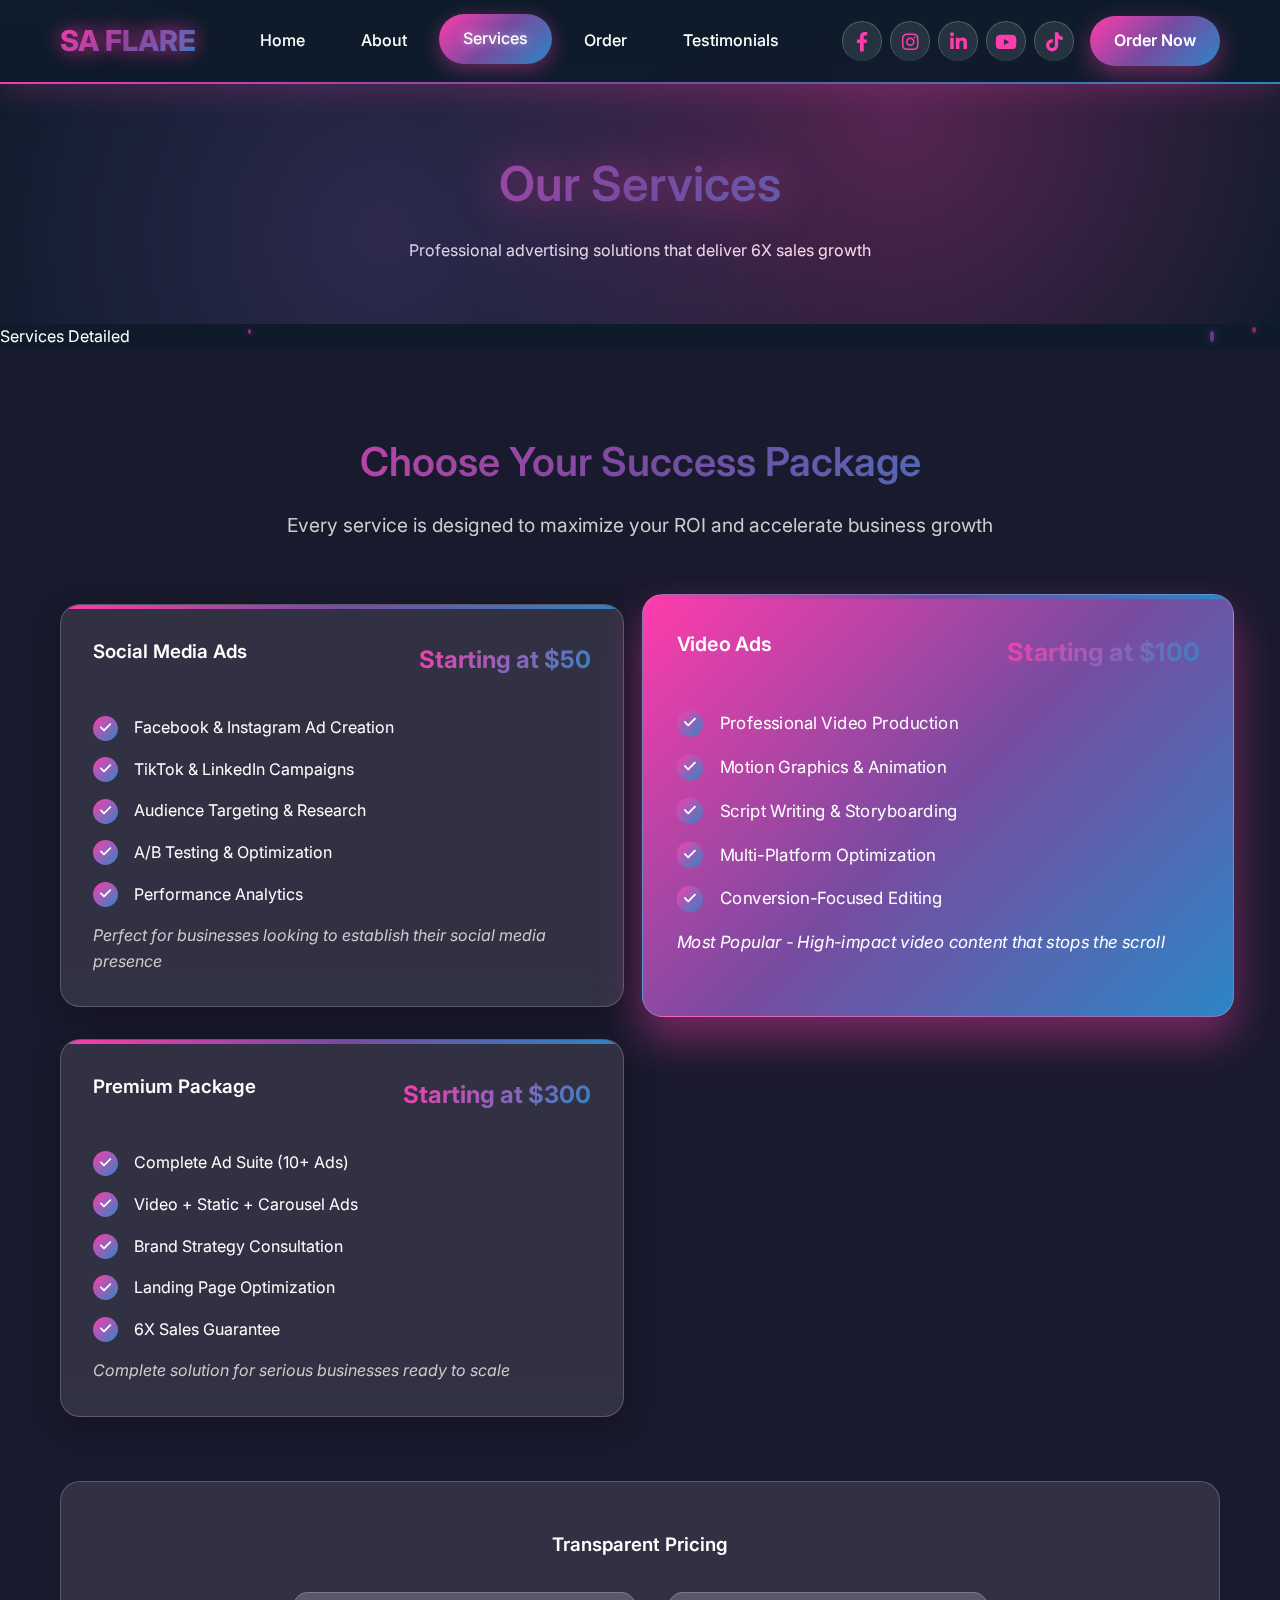
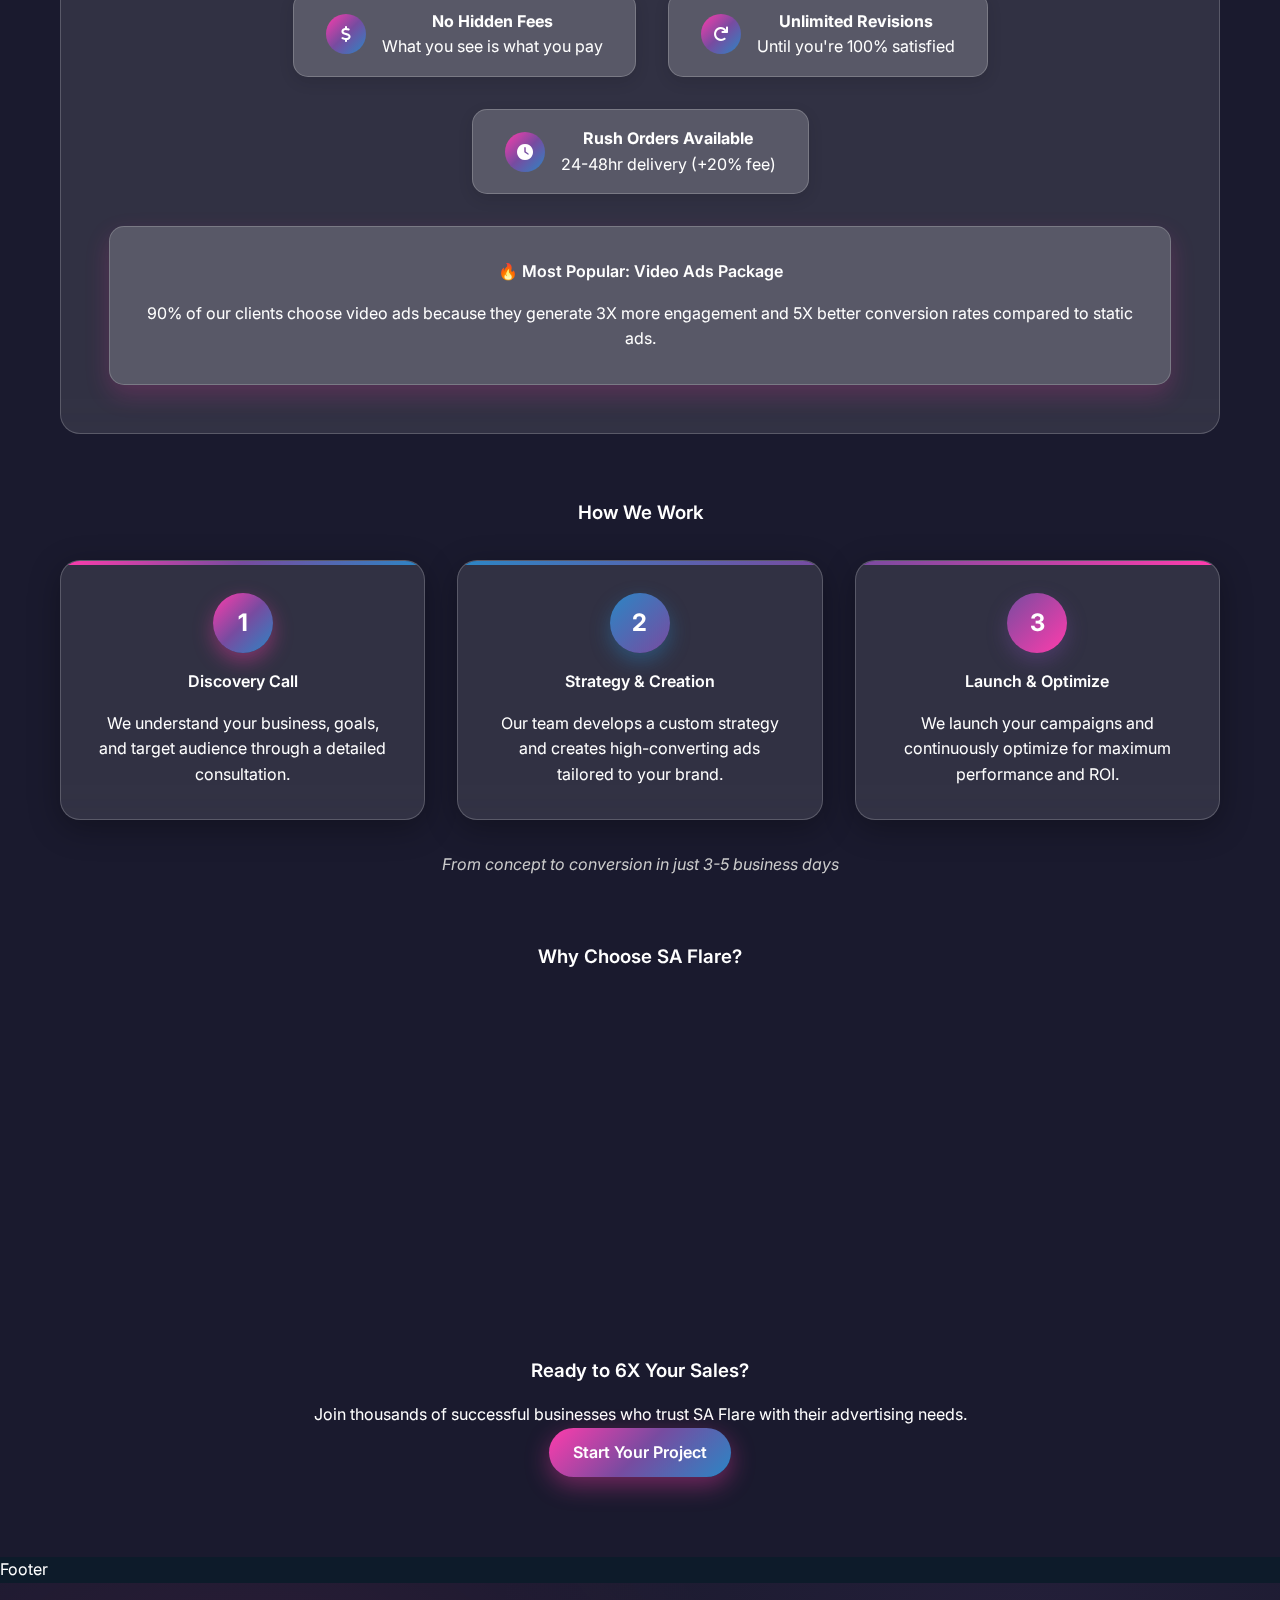
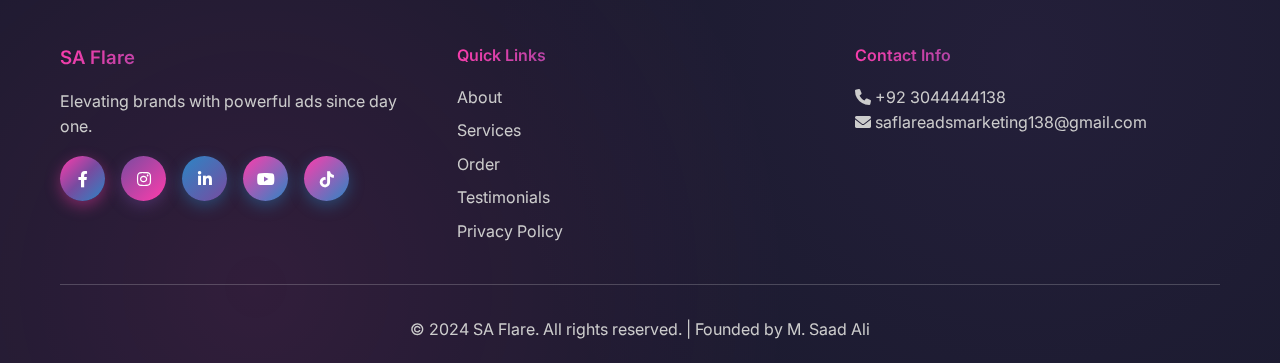
<file: services.html>
<!DOCTYPE html>
<html lang="en">
<head>
    <meta charset="UTF-8">
    <meta name="viewport" content="width=device-width, initial-scale=1.0">
    <title>Services - SA Flare</title>
    <link rel="stylesheet" href="style.css">
    <link href="https://cdnjs.cloudflare.com/ajax/libs/font-awesome/6.0.0/css/all.min.css" rel="stylesheet">
    <link href="https://fonts.googleapis.com/css2?family=Inter:wght@400;500;600;700;800&display=swap" rel="stylesheet">
</head>
<body>
     Navigation 
    <nav class="navbar">
        <div class="nav-container">
            <div class="nav-logo">
                <h2>SA FLARE</h2>
            </div>
            <ul class="nav-menu">
                <li><a href="index.html" class="nav-link">Home</a></li>
                <li><a href="about.html" class="nav-link">About</a></li>
                <li><a href="services.html" class="nav-link active">Services</a></li>
                <li><a href="order.html" class="nav-link">Order</a></li>
                <li><a href="testimonials.html" class="nav-link">Testimonials</a></li>
            </ul>
            <div class="nav-right">
                <div class="social-icons">
                    <a href="https://web.facebook.com/profile.php?id=61578832953435" target="_blank" rel="noopener">
                        <i class="fab fa-facebook-f"></i>
                    </a>
                    <a href="https://www.instagram.com/saflareadsmarketing/" target="_blank" rel="noopener">
                        <i class="fab fa-instagram"></i>
                    </a>
                    <a href="https://www.linkedin.com/in/sa-flare-ads-marketing-418862377/" target="_blank" rel="noopener">
                        <i class="fab fa-linkedin-in"></i>
                    </a>
                    <a href="https://www.youtube.com/@SAFlareAdsMarketing" target="_blank" rel="noopener">
                        <i class="fab fa-youtube"></i>
                    </a>
                    <a href="https://vm.tiktok.com/ZSSkMBK7F/" target="_blank" rel="noopener">
                        <i class="fab fa-tiktok"></i>
                    </a>
                </div>
                <a href="order.html" class="btn-primary">Order Now</a>
            </div>
            <div class="hamburger">
                <span></span>
                <span></span>
                <span></span>
            </div>
        </div>
    </nav>

     Page Hero 
    <section class="page-hero">
        <div class="container">
            <h1>Our Services</h1>
            <p>Professional advertising solutions that deliver 6X sales growth</p>
        </div>
    </section>

     Services Detailed 
    <section class="services-detailed">
        <div class="container">
            <div class="services-intro">
                <h2>Choose Your Success Package</h2>
                <p class="subtitle">Every service is designed to maximize your ROI and accelerate business growth</p>
            </div>

            <div class="service-packages">
                <div class="package-card">
                    <div class="package-header">
                        <h3>Social Media Ads</h3>
                        <div class="package-price">Starting at $50</div>
                    </div>
                    <div class="package-features">
                        <div class="feature-item">
                            <i class="fas fa-check"></i>
                            <span>Facebook & Instagram Ad Creation</span>
                        </div>
                        <div class="feature-item">
                            <i class="fas fa-check"></i>
                            <span>TikTok & LinkedIn Campaigns</span>
                        </div>
                        <div class="feature-item">
                            <i class="fas fa-check"></i>
                            <span>Audience Targeting & Research</span>
                        </div>
                        <div class="feature-item">
                            <i class="fas fa-check"></i>
                            <span>A/B Testing & Optimization</span>
                        </div>
                        <div class="feature-item">
                            <i class="fas fa-check"></i>
                            <span>Performance Analytics</span>
                        </div>
                    </div>
                    <p class="package-note">Perfect for businesses looking to establish their social media presence</p>
                </div>

                <div class="package-card featured">
                    <div class="package-header">
                        <h3>Video Ads</h3>
                        <div class="package-price">Starting at $100</div>
                    </div>
                    <div class="package-features">
                        <div class="feature-item">
                            <i class="fas fa-check"></i>
                            <span>Professional Video Production</span>
                        </div>
                        <div class="feature-item">
                            <i class="fas fa-check"></i>
                            <span>Motion Graphics & Animation</span>
                        </div>
                        <div class="feature-item">
                            <i class="fas fa-check"></i>
                            <span>Script Writing & Storyboarding</span>
                        </div>
                        <div class="feature-item">
                            <i class="fas fa-check"></i>
                            <span>Multi-Platform Optimization</span>
                        </div>
                        <div class="feature-item">
                            <i class="fas fa-check"></i>
                            <span>Conversion-Focused Editing</span>
                        </div>
                    </div>
                    <p class="package-note">Most Popular - High-impact video content that stops the scroll</p>
                </div>

                <div class="package-card">
                    <div class="package-header">
                        <h3>Premium Package</h3>
                        <div class="package-price">Starting at $300</div>
                    </div>
                    <div class="package-features">
                        <div class="feature-item">
                            <i class="fas fa-check"></i>
                            <span>Complete Ad Suite (10+ Ads)</span>
                        </div>
                        <div class="feature-item">
                            <i class="fas fa-check"></i>
                            <span>Video + Static + Carousel Ads</span>
                        </div>
                        <div class="feature-item">
                            <i class="fas fa-check"></i>
                            <span>Brand Strategy Consultation</span>
                        </div>
                        <div class="feature-item">
                            <i class="fas fa-check"></i>
                            <span>Landing Page Optimization</span>
                        </div>
                        <div class="feature-item">
                            <i class="fas fa-check"></i>
                            <span>6X Sales Guarantee</span>
                        </div>
                    </div>
                    <p class="package-note">Complete solution for serious businesses ready to scale</p>
                </div>
            </div>

            <div class="pricing-section">
                <h3>Transparent Pricing</h3>
                <div class="pricing-details">
                    <div class="pricing-item">
                        <i class="fas fa-dollar-sign"></i>
                        <div>
                            <strong>No Hidden Fees</strong>
                            <p>What you see is what you pay</p>
                        </div>
                    </div>
                    <div class="pricing-item">
                        <i class="fas fa-redo"></i>
                        <div>
                            <strong>Unlimited Revisions</strong>
                            <p>Until you're 100% satisfied</p>
                        </div>
                    </div>
                    <div class="pricing-item">
                        <i class="fas fa-clock"></i>
                        <div>
                            <strong>Rush Orders Available</strong>
                            <p>24-48hr delivery (+20% fee)</p>
                        </div>
                    </div>
                </div>
                <div class="popular-package">
                    <h4>🔥 Most Popular: Video Ads Package</h4>
                    <p>90% of our clients choose video ads because they generate 3X more engagement and 5X better conversion rates compared to static ads.</p>
                </div>
            </div>

            <div class="how-it-works">
                <h3>How We Work</h3>
                <div class="steps-grid">
                    <div class="step">
                        <div class="step-number">1</div>
                        <h4>Discovery Call</h4>
                        <p>We understand your business, goals, and target audience through a detailed consultation.</p>
                    </div>
                    <div class="step">
                        <div class="step-number">2</div>
                        <h4>Strategy & Creation</h4>
                        <p>Our team develops a custom strategy and creates high-converting ads tailored to your brand.</p>
                    </div>
                    <div class="step">
                        <div class="step-number">3</div>
                        <h4>Launch & Optimize</h4>
                        <p>We launch your campaigns and continuously optimize for maximum performance and ROI.</p>
                    </div>
                </div>
                <p class="process-tagline">From concept to conversion in just 3-5 business days</p>
            </div>

            <div class="why-choose-us">
                <h3>Why Choose SA Flare?</h3>
                <div class="benefits-grid">
                    <div class="benefit">
                        <div class="benefit-icon">
                            <i class="fas fa-chart-line"></i>
                        </div>
                        <h4>Proven Results</h4>
                        <p>50,000+ successful campaigns with an average 6X sales increase for our clients.</p>
                    </div>
                    <div class="benefit">
                        <div class="benefit-icon">
                            <i class="fas fa-users"></i>
                        </div>
                        <h4>Expert Team</h4>
                        <p>Certified professionals with years of experience in digital advertising and conversion optimization.</p>
                    </div>
                    <div class="benefit">
                        <div class="benefit-icon">
                            <i class="fas fa-shield-alt"></i>
                        </div>
                        <h4>Money-Back Guarantee</h4>
                        <p>If you're not satisfied with our work, we'll refund your money. No questions asked.</p>
                    </div>
                </div>
            </div>

            <div class="services-cta">
                <h3>Ready to 6X Your Sales?</h3>
                <p>Join thousands of successful businesses who trust SA Flare with their advertising needs.</p>
                <a href="order.html" class="btn-primary">Start Your Project</a>
            </div>
        </div>
    </section>

     Footer 
    <footer class="footer">
        <div class="container">
            <div class="footer-content">
                <div class="footer-section">
                    <h3>SA Flare</h3>
                    <p>Elevating brands with powerful ads since day one.</p>
                    <div class="social-links">
                        <a href="https://web.facebook.com/profile.php?id=61578832953435" target="_blank" rel="noopener">
                            <i class="fab fa-facebook-f"></i>
                        </a>
                        <a href="https://www.instagram.com/saflareadsmarketing/" target="_blank" rel="noopener">
                            <i class="fab fa-instagram"></i>
                        </a>
                        <a href="https://www.linkedin.com/in/sa-flare-ads-marketing-418862377/" target="_blank" rel="noopener">
                            <i class="fab fa-linkedin-in"></i>
                        </a>
                        <a href="https://www.youtube.com/@SAFlareAdsMarketing" target="_blank" rel="noopener">
                            <i class="fab fa-youtube"></i>
                        </a>
                        <a href="https://vm.tiktok.com/ZSSkMBK7F/" target="_blank" rel="noopener">
                            <i class="fab fa-tiktok"></i>
                        </a>
                    </div>
                </div>
                <div class="footer-section">
                    <h4>Quick Links</h4>
                    <ul>
                        <li><a href="about.html">About</a></li>
                        <li><a href="services.html">Services</a></li>
                        <li><a href="order.html">Order</a></li>
                        <li><a href="testimonials.html">Testimonials</a></li>
                        <li><a href="privacy-policy.html">Privacy Policy</a></li>
                    </ul>
                </div>
                <div class="footer-section">
                    <h4>Contact Info</h4>
                    <p><i class="fas fa-phone"></i> <a href="tel:+923044444138">+92 3044444138</a></p>
                    <p><i class="fas fa-envelope"></i> <a href="mailto:saflareadsmarketing138@gmail.com">saflareadsmarketing138@gmail.com</a></p>
                </div>
            </div>
            <div class="footer-bottom">
                <p>&copy; 2024 SA Flare. All rights reserved. | Founded by M. Saad Ali</p>
            </div>
        </div>
    </footer>

    <script src="app.js"></script>
</body>
</html>
</file>
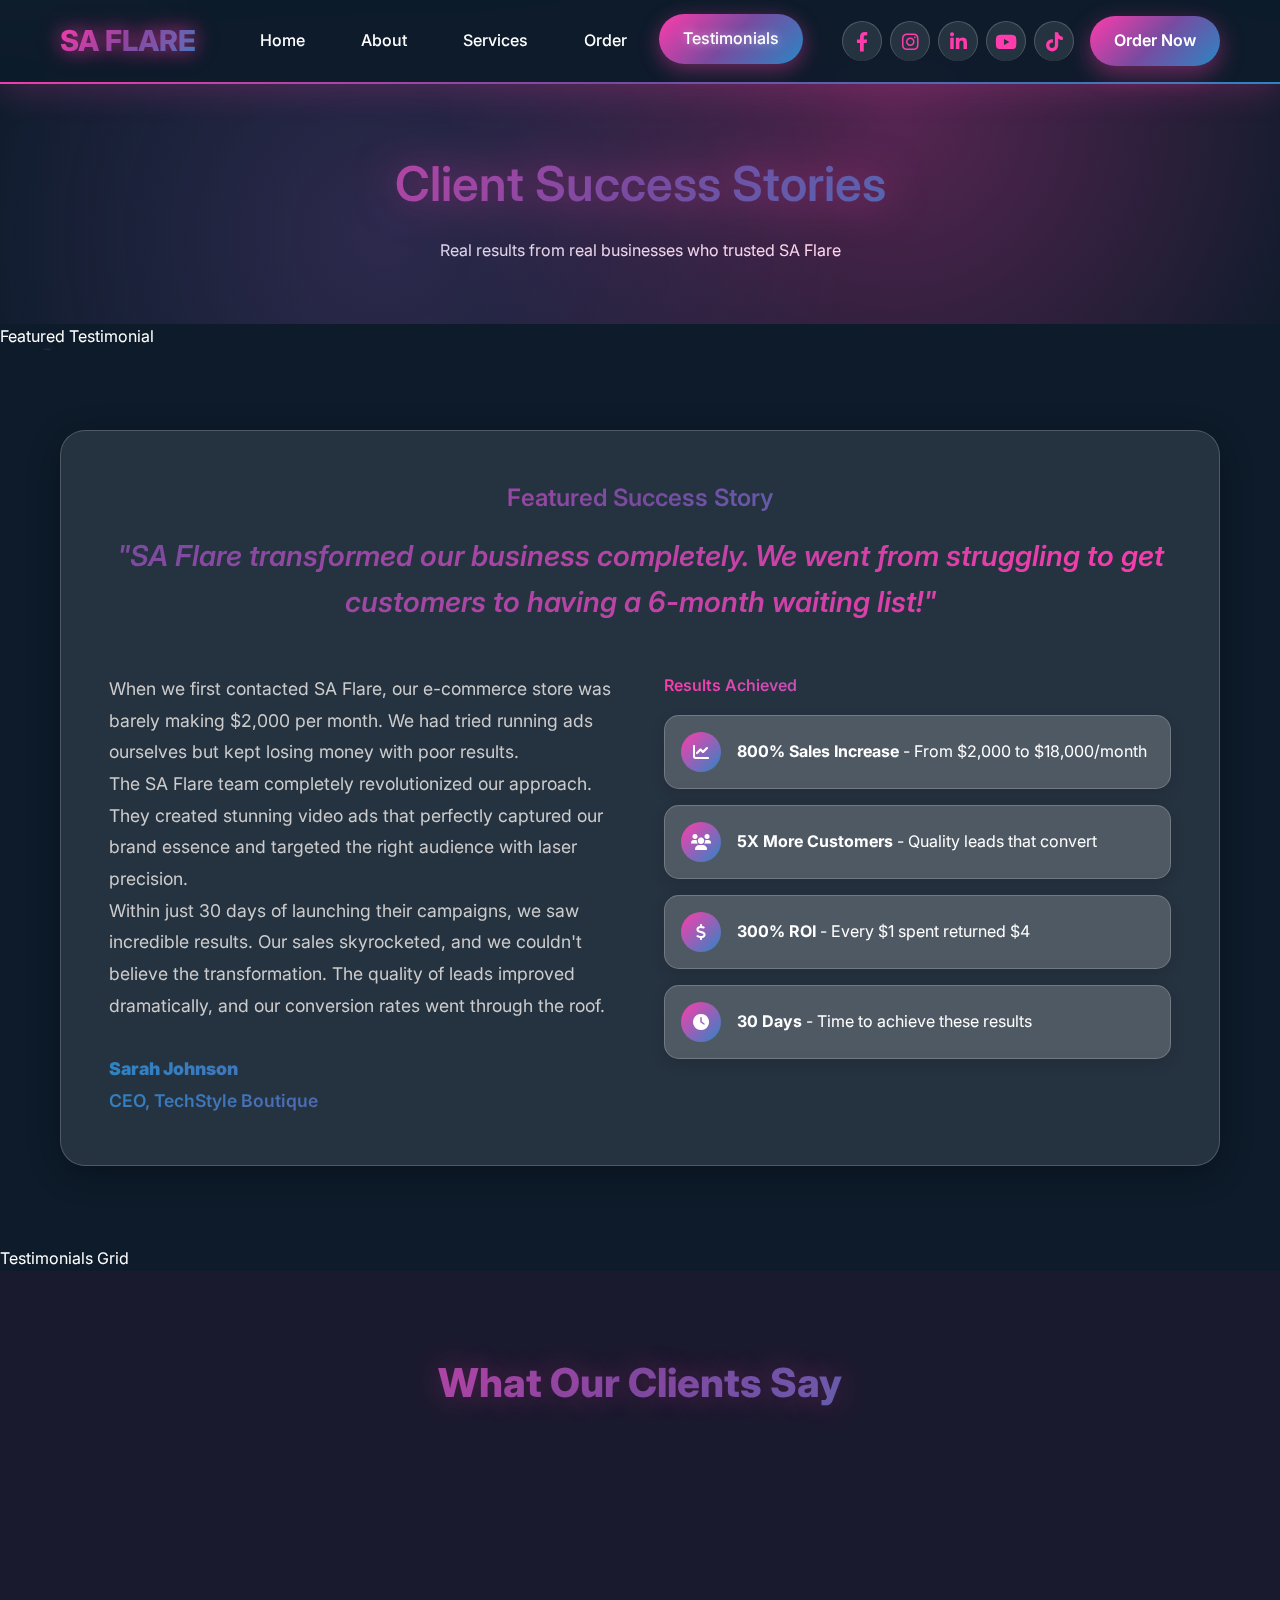
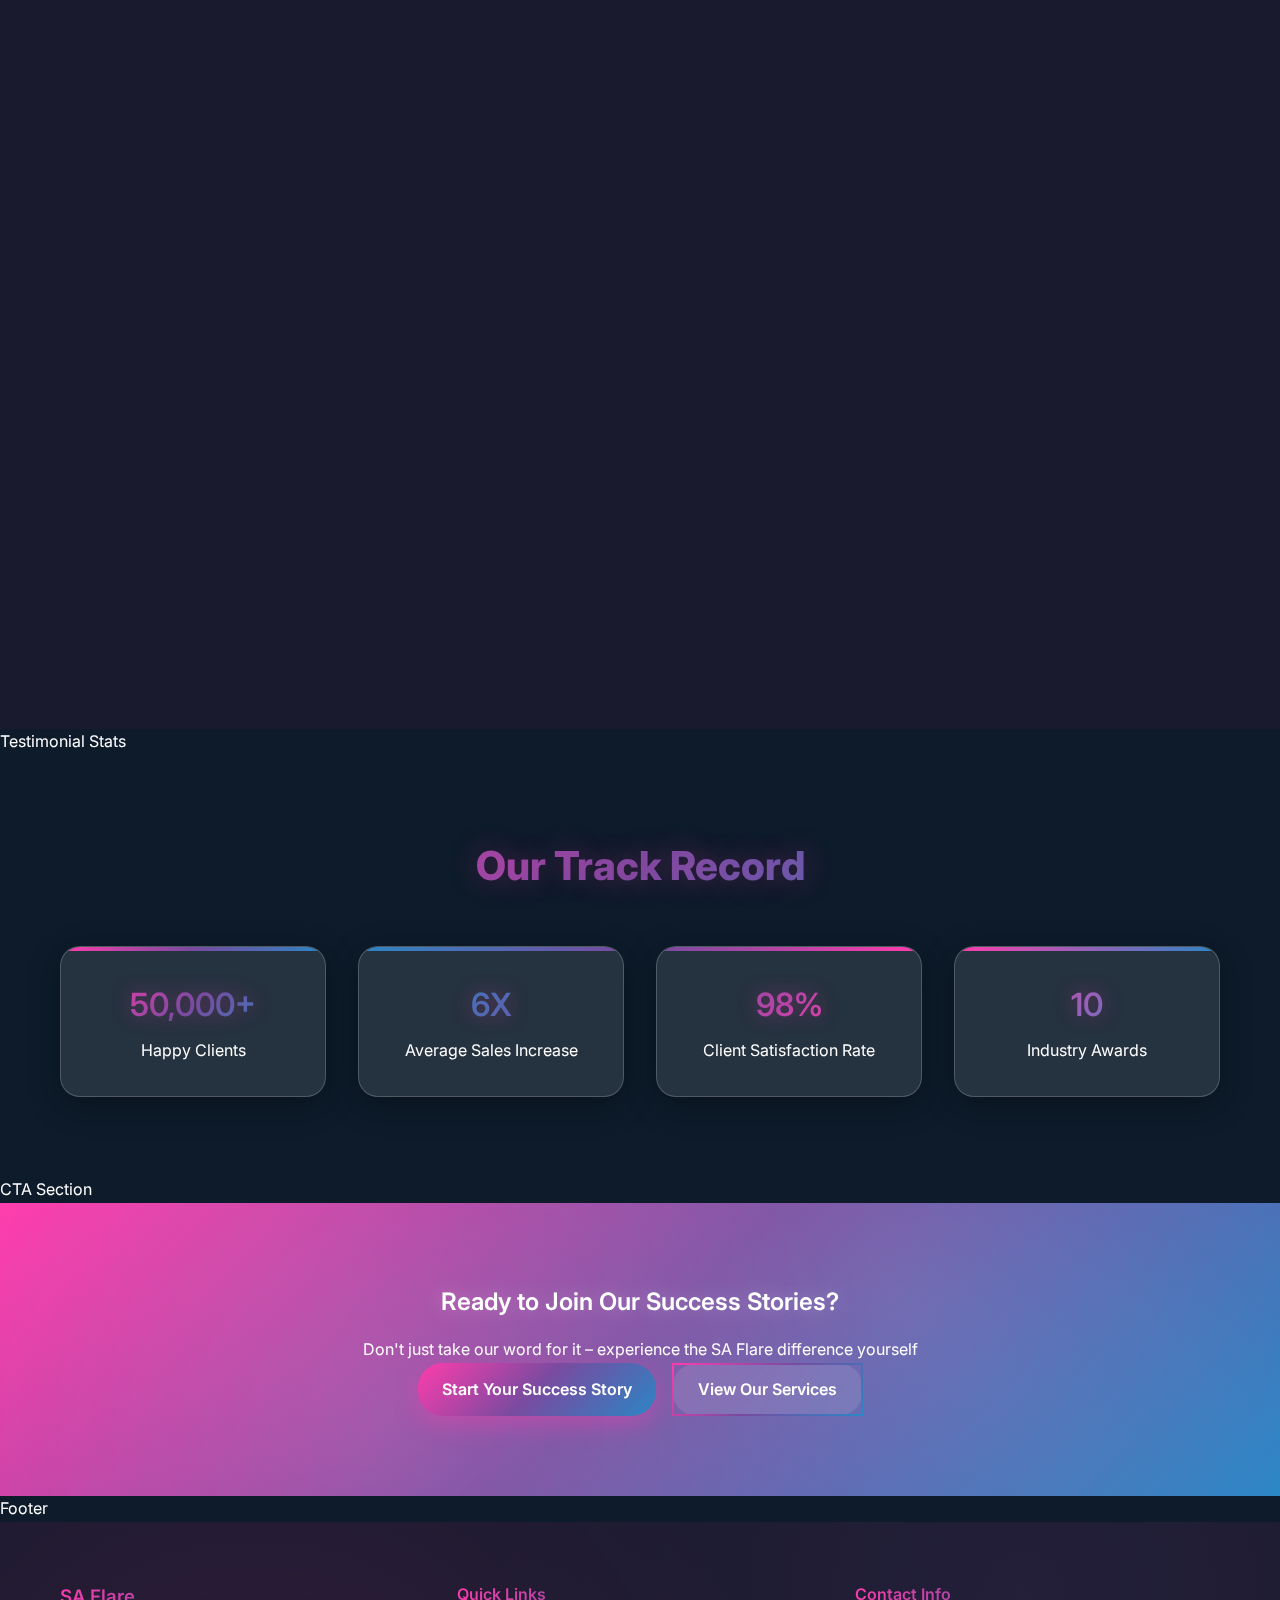
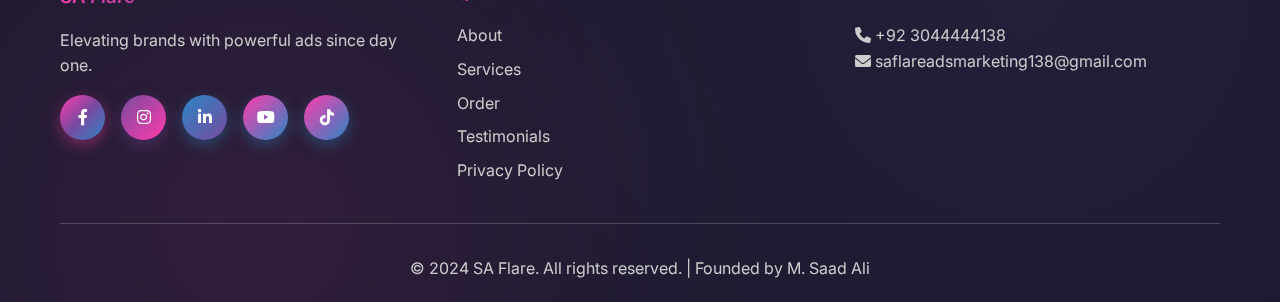
<file: testimonials.html>
<!DOCTYPE html>
<html lang="en">
<head>
    <meta charset="UTF-8">
    <meta name="viewport" content="width=device-width, initial-scale=1.0">
    <title>Testimonials - SA Flare</title>
    <link rel="stylesheet" href="style.css">
    <link href="https://cdnjs.cloudflare.com/ajax/libs/font-awesome/6.0.0/css/all.min.css" rel="stylesheet">
    <link href="https://fonts.googleapis.com/css2?family=Inter:wght@400;500;600;700;800&display=swap" rel="stylesheet">
</head>
<body>
     Navigation 
    <nav class="navbar">
        <div class="nav-container">
            <div class="nav-logo">
                <h2>SA FLARE</h2>
            </div>
            <ul class="nav-menu">
                <li><a href="index.html" class="nav-link">Home</a></li>
                <li><a href="about.html" class="nav-link">About</a></li>
                <li><a href="services.html" class="nav-link">Services</a></li>
                <li><a href="order.html" class="nav-link">Order</a></li>
                <li><a href="testimonials.html" class="nav-link active">Testimonials</a></li>
            </ul>
            <div class="nav-right">
                <div class="social-icons">
                    <a href="https://web.facebook.com/profile.php?id=61578832953435" target="_blank" rel="noopener">
                        <i class="fab fa-facebook-f"></i>
                    </a>
                    <a href="https://www.instagram.com/saflareadsmarketing/" target="_blank" rel="noopener">
                        <i class="fab fa-instagram"></i>
                    </a>
                    <a href="https://www.linkedin.com/in/sa-flare-ads-marketing-418862377/" target="_blank" rel="noopener">
                        <i class="fab fa-linkedin-in"></i>
                    </a>
                    <a href="https://www.youtube.com/@SAFlareAdsMarketing" target="_blank" rel="noopener">
                        <i class="fab fa-youtube"></i>
                    </a>
                    <a href="https://vm.tiktok.com/ZSSkMBK7F/" target="_blank" rel="noopener">
                        <i class="fab fa-tiktok"></i>
                    </a>
                </div>
                <a href="order.html" class="btn-primary">Order Now</a>
            </div>
            <div class="hamburger">
                <span></span>
                <span></span>
                <span></span>
            </div>
        </div>
    </nav>

     Page Hero 
    <section class="page-hero">
        <div class="container">
            <h1>Client Success Stories</h1>
            <p>Real results from real businesses who trusted SA Flare</p>
        </div>
    </section>

     Featured Testimonial 
    <section class="featured-testimonial">
        <div class="container">
            <div class="case-study-card">
                <div class="case-study-header">
                    <h2>Featured Success Story</h2>
                    <div class="case-study-quote">
                        <h3>"SA Flare transformed our business completely. We went from struggling to get customers to having a 6-month waiting list!"</h3>
                    </div>
                </div>
                <div class="case-study-content">
                    <div class="testimonial-text">
                        <p>When we first contacted SA Flare, our e-commerce store was barely making $2,000 per month. We had tried running ads ourselves but kept losing money with poor results.</p>
                        
                        <p>The SA Flare team completely revolutionized our approach. They created stunning video ads that perfectly captured our brand essence and targeted the right audience with laser precision.</p>
                        
                        <p>Within just 30 days of launching their campaigns, we saw incredible results. Our sales skyrocketed, and we couldn't believe the transformation. The quality of leads improved dramatically, and our conversion rates went through the roof.</p>
                        
                        <div class="client-info">
                            <strong>Sarah Johnson</strong><br>
                            CEO, TechStyle Boutique
                        </div>
                    </div>
                    <div class="case-study-results">
                        <h4>Results Achieved</h4>
                        <div class="results-grid">
                            <div class="result-item">
                                <i class="fas fa-chart-line"></i>
                                <span><strong>800% Sales Increase</strong> - From $2,000 to $18,000/month</span>
                            </div>
                            <div class="result-item">
                                <i class="fas fa-users"></i>
                                <span><strong>5X More Customers</strong> - Quality leads that convert</span>
                            </div>
                            <div class="result-item">
                                <i class="fas fa-dollar-sign"></i>
                                <span><strong>300% ROI</strong> - Every $1 spent returned $4</span>
                            </div>
                            <div class="result-item">
                                <i class="fas fa-clock"></i>
                                <span><strong>30 Days</strong> - Time to achieve these results</span>
                            </div>
                        </div>
                    </div>
                </div>
            </div>
        </div>
    </section>

     Testimonials Grid 
    <section class="testimonials-grid">
        <div class="container">
            <h2 class="section-title">What Our Clients Say</h2>
            <div class="testimonials-container">
                <div class="testimonial-card">
                    <div class="stars">★★★★★</div>
                    <p>"The video ads SA Flare created for our restaurant chain were absolutely phenomenal. We saw a 400% increase in online orders within the first month. Their team understood our brand perfectly and delivered beyond our expectations."</p>
                    <div class="client-info">
                        <strong>Michael Chen</strong>
                        <span>Owner, Golden Dragon Restaurants</span>
                    </div>
                </div>
                
                <div class="testimonial-card">
                    <div class="stars">★★★★★</div>
                    <p>"Working with SA Flare was a game-changer for our fitness coaching business. Their social media ads helped us reach our ideal clients, and we've grown from 50 to 500+ active members in just 3 months!"</p>
                    <div class="client-info">
                        <strong>Amanda Rodriguez</strong>
                        <span>Founder, FitLife Coaching</span>
                    </div>
                </div>
                
                <div class="testimonial-card">
                    <div class="stars">★★★★★</div>
                    <p>"I was skeptical about the 6X sales guarantee, but SA Flare delivered exactly what they promised. Our B2B software sales increased by 700% after their LinkedIn ad campaigns. Incredible results!"</p>
                    <div class="client-info">
                        <strong>David Thompson</strong>
                        <span>CEO, CloudTech Solutions</span>
                    </div>
                </div>
                
                <div class="testimonial-card">
                    <div class="stars">★★★★★</div>
                    <p>"The premium package was worth every penny. SA Flare created a complete advertising ecosystem for our beauty brand. Our online sales went from $5K to $35K per month. Simply amazing!"</p>
                    <div class="client-info">
                        <strong>Lisa Park</strong>
                        <span>Founder, Glow Beauty Co.</span>
                    </div>
                </div>
                
                <div class="testimonial-card">
                    <div class="stars">★★★★★</div>
                    <p>"As a small local business, I thought professional advertising was out of reach. SA Flare proved me wrong with affordable, high-quality ads that brought in 10X more customers than I expected."</p>
                    <div class="client-info">
                        <strong>James Wilson</strong>
                        <span>Owner, Wilson's Auto Repair</span>
                    </div>
                </div>
                
                <div class="testimonial-card">
                    <div class="stars">★★★★★</div>
                    <p>"The team at SA Flare doesn't just create ads – they create experiences. Our fashion brand's engagement rates increased by 500%, and we're now recognized as a trendsetter in our industry."</p>
                    <div class="client-info">
                        <strong>Emma Thompson</strong>
                        <span>Creative Director, Urban Threads</span>
                    </div>
                </div>
            </div>
        </div>
    </section>

     Testimonial Stats 
    <section class="testimonial-stats">
        <div class="container">
            <h2 class="section-title">Our Track Record</h2>
            <div class="stats-grid">
                <div class="stat-item">
                    <h3>50,000+</h3>
                    <p>Happy Clients</p>
                </div>
                <div class="stat-item">
                    <h3>6X</h3>
                    <p>Average Sales Increase</p>
                </div>
                <div class="stat-item">
                    <h3>98%</h3>
                    <p>Client Satisfaction Rate</p>
                </div>
                <div class="stat-item">
                    <h3>10</h3>
                    <p>Industry Awards</p>
                </div>
            </div>
        </div>
    </section>

     CTA Section 
    <section class="testimonial-cta">
        <div class="container">
            <h2>Ready to Join Our Success Stories?</h2>
            <p>Don't just take our word for it – experience the SA Flare difference yourself</p>
            <div class="cta-buttons">
                <a href="order.html" class="btn-primary">Start Your Success Story</a>
                <a href="services.html" class="btn-secondary">View Our Services</a>
            </div>
        </div>
    </section>

     Footer 
    <footer class="footer">
        <div class="container">
            <div class="footer-content">
                <div class="footer-section">
                    <h3>SA Flare</h3>
                    <p>Elevating brands with powerful ads since day one.</p>
                    <div class="social-links">
                        <a href="https://web.facebook.com/profile.php?id=61578832953435" target="_blank" rel="noopener">
                            <i class="fab fa-facebook-f"></i>
                        </a>
                        <a href="https://www.instagram.com/saflareadsmarketing/" target="_blank" rel="noopener">
                            <i class="fab fa-instagram"></i>
                        </a>
                        <a href="https://www.linkedin.com/in/sa-flare-ads-marketing-418862377/" target="_blank" rel="noopener">
                            <i class="fab fa-linkedin-in"></i>
                        </a>
                        <a href="https://www.youtube.com/@SAFlareAdsMarketing" target="_blank" rel="noopener">
                            <i class="fab fa-youtube"></i>
                        </a>
                        <a href="https://vm.tiktok.com/ZSSkMBK7F/" target="_blank" rel="noopener">
                            <i class="fab fa-tiktok"></i>
                        </a>
                    </div>
                </div>
                <div class="footer-section">
                    <h4>Quick Links</h4>
                    <ul>
                        <li><a href="about.html">About</a></li>
                        <li><a href="services.html">Services</a></li>
                        <li><a href="order.html">Order</a></li>
                        <li><a href="testimonials.html">Testimonials</a></li>
                        <li><a href="privacy-policy.html">Privacy Policy</a></li>
                    </ul>
                </div>
                <div class="footer-section">
                    <h4>Contact Info</h4>
                    <p><i class="fas fa-phone"></i> <a href="tel:+923044444138">+92 3044444138</a></p>
                    <p><i class="fas fa-envelope"></i> <a href="mailto:saflareadsmarketing138@gmail.com">saflareadsmarketing138@gmail.com</a></p>
                </div>
            </div>
            <div class="footer-bottom">
                <p>&copy; 2024 SA Flare. All rights reserved. | Founded by M. Saad Ali</p>
            </div>
        </div>
    </footer>

    <script src="app.js"></script>
</body>
</html>
</file>
<file: style.css>
/* Reset and Base Styles */
* {
  margin: 0;
  padding: 0;
  box-sizing: border-box;
}

body {
  font-family: "Inter", "Arial", sans-serif;
  line-height: 1.6;
  color: #ffffff;
  background-color: #0d1b2a;
}

.container {
  max-width: 1200px;
  margin: 0 auto;
  padding: 0 20px;
}

/* World's No.1 Color Combination for Social Media Ads */
:root {
  /* Primary Colors */
  --midnight-blue: #0d1b2a;
  --dark-blue: #1a1a2e;
  --neon-pink: #ff3cac;
  --neon-purple: #784ba0;
  --electric-blue: #2b86c5;
  --white: #ffffff;
  --light-gray: #cccccc;

  /* Neon Gradients */
  --gradient-neon: linear-gradient(135deg, #ff3cac 0%, #784ba0 50%, #2b86c5 100%);
  --gradient-neon-reverse: linear-gradient(135deg, #2b86c5 0%, #784ba0 50%, #ff3cac 100%);
  --gradient-electric: linear-gradient(135deg, #ff3cac 0%, #2b86c5 100%);
  --gradient-purple-pink: linear-gradient(135deg, #784ba0 0%, #ff3cac 100%);
  --gradient-blue-purple: linear-gradient(135deg, #2b86c5 0%, #784ba0 100%);

  /* Glassmorphism Effects */
  --glass-bg: rgba(255, 255, 255, 0.1);
  --glass-border: rgba(255, 255, 255, 0.2);
  --glass-shadow: 0 8px 32px rgba(0, 0, 0, 0.3);

  /* Text Colors */
  --text-primary: #ffffff;
  --text-secondary: #cccccc;
  --text-muted: #999999;
}

/* Typography */
h1,
h2,
h3,
h4,
h5,
h6 {
  margin-bottom: 1rem;
  font-weight: 600;
  color: var(--text-primary);
}

.section-title {
  text-align: center;
  font-size: 2.5rem;
  margin-bottom: 3rem;
  background: var(--gradient-neon);
  -webkit-background-clip: text;
  -webkit-text-fill-color: transparent;
  background-clip: text;
  font-weight: 800;
  text-shadow: 0 0 30px rgba(255, 60, 172, 0.3);
}

/* Navigation */
.navbar {
  background: rgba(13, 27, 42, 0.95);
  backdrop-filter: blur(20px);
  box-shadow: 0 8px 32px rgba(255, 60, 172, 0.2);
  position: fixed;
  top: 0;
  width: 100%;
  z-index: 1000;
  border-bottom: 2px solid transparent;
  border-image: var(--gradient-neon) 1;
}

.nav-container {
  display: flex;
  justify-content: space-between;
  align-items: center;
  padding: 1rem 20px;
  max-width: 1200px;
  margin: 0 auto;
}

.nav-logo h2 {
  background: var(--gradient-neon);
  -webkit-background-clip: text;
  -webkit-text-fill-color: transparent;
  background-clip: text;
  font-weight: 800;
  font-size: 1.8rem;
  margin: 0;
  text-shadow: 0 0 20px rgba(255, 60, 172, 0.5);
  filter: drop-shadow(0 0 10px rgba(255, 60, 172, 0.3));
}

.nav-menu {
  display: flex;
  list-style: none;
  gap: 0.5rem;
  align-items: center;
  margin: 0;
  padding: 0;
}

.nav-menu li {
  margin: 0;
  padding: 0;
}

.nav-link {
  color: var(--text-primary);
  text-decoration: none;
  font-weight: 500;
  padding: 0.75rem 1.5rem;
  border-radius: 25px;
  position: relative;
  transition: all 0.3s ease;
  display: inline-block;
  background: transparent;
  border: none;
  outline: none;
}

/* Active state - neon gradient background */
.nav-link.active {
  background: var(--gradient-neon);
  color: white;
  transform: translateY(-2px);
  box-shadow: 0 5px 20px rgba(255, 60, 172, 0.4);
  text-shadow: 0 0 10px rgba(255, 255, 255, 0.5);
}

/* Hover state - gradient text with glow */
.nav-link:hover:not(.active) {
  background: var(--gradient-neon);
  -webkit-background-clip: text;
  -webkit-text-fill-color: transparent;
  background-clip: text;
  transform: translateY(-2px);
  filter: drop-shadow(0 0 8px rgba(255, 60, 172, 0.6));
}

.nav-right {
  display: flex;
  align-items: center;
  gap: 1rem;
}

.social-icons {
  display: flex;
  gap: 0.5rem;
  align-items: center;
}

.social-icons a {
  color: var(--neon-pink);
  font-size: 1.2rem;
  transition: all 0.3s;
  width: 40px;
  height: 40px;
  display: flex;
  align-items: center;
  justify-content: center;
  border-radius: 50%;
  background: var(--glass-bg);
  backdrop-filter: blur(10px);
  border: 1px solid var(--glass-border);
  position: relative;
  overflow: hidden;
  text-decoration: none !important;
}

.social-icons a::before {
  content: "";
  position: absolute;
  top: 0;
  left: 0;
  right: 0;
  bottom: 0;
  background: var(--gradient-neon);
  opacity: 0;
  transition: opacity 0.3s;
  border-radius: 50%;
}

.social-icons a:hover::before {
  opacity: 1;
}

.social-icons a:hover {
  color: white;
  transform: scale(1.2) rotate(360deg);
  box-shadow: 0 0 20px rgba(255, 60, 172, 0.6);
  text-decoration: none !important;
}

.social-icons a i {
  position: relative;
  z-index: 2;
  text-decoration: none !important;
}

.hamburger {
  display: none;
  flex-direction: column;
  cursor: pointer;
  background: none;
  border: none;
  padding: 0;
}

.hamburger span {
  width: 25px;
  height: 3px;
  background: var(--gradient-neon);
  margin: 3px 0;
  transition: 0.3s;
  border-radius: 2px;
}

/* Enhanced Buttons with Glassmorphism */
.btn-primary {
  background: var(--gradient-neon);
  color: white;
  padding: 12px 24px;
  border: none;
  border-radius: 25px;
  font-weight: 600;
  text-decoration: none;
  display: inline-flex;
  align-items: center;
  gap: 0.5rem;
  transition: all 0.3s;
  box-shadow: 0 8px 25px rgba(255, 60, 172, 0.4);
  position: relative;
  overflow: hidden;
  backdrop-filter: blur(10px);
}

.btn-primary::before {
  content: "";
  position: absolute;
  top: 0;
  left: -100%;
  width: 100%;
  height: 100%;
  background: var(--gradient-neon-reverse);
  transition: left 0.3s;
}

.btn-primary:hover::before {
  left: 0;
}

.btn-primary:hover {
  transform: translateY(-3px) scale(1.05);
  box-shadow: 0 15px 35px rgba(255, 60, 172, 0.6);
  filter: drop-shadow(0 0 15px rgba(255, 60, 172, 0.8));
}

.btn-primary span,
.btn-primary i {
  position: relative;
  z-index: 2;
}

.btn-secondary {
  background: var(--glass-bg);
  color: var(--text-primary);
  padding: 12px 24px;
  border: 2px solid transparent;
  border-image: var(--gradient-neon) 1;
  border-radius: 25px;
  font-weight: 600;
  text-decoration: none;
  display: inline-flex;
  align-items: center;
  gap: 0.5rem;
  transition: all 0.3s;
  position: relative;
  overflow: hidden;
  backdrop-filter: blur(10px);
}

.btn-secondary::before {
  content: "";
  position: absolute;
  top: 0;
  left: -100%;
  width: 100%;
  height: 100%;
  background: var(--gradient-blue-purple);
  transition: left 0.3s;
  z-index: -1;
}

.btn-secondary:hover::before {
  left: 0;
}

.btn-secondary:hover {
  color: white;
  transform: translateY(-2px);
  box-shadow: 0 10px 25px rgba(43, 134, 197, 0.4);
}

/* Hero Section with Glassmorphism */
.hero {
  background: var(--midnight-blue);
  padding: 120px 0 80px;
  text-align: center;
  position: relative;
  overflow: hidden;
}

.hero-background {
  position: absolute;
  top: 0;
  left: 0;
  right: 0;
  bottom: 0;
  background: radial-gradient(circle at 20% 80%, rgba(255, 60, 172, 0.3) 0%, transparent 50%),
    radial-gradient(circle at 80% 20%, rgba(120, 75, 160, 0.3) 0%, transparent 50%),
    radial-gradient(circle at 40% 40%, rgba(43, 134, 197, 0.2) 0%, transparent 50%);
  animation: backgroundShift 10s ease-in-out infinite;
}

@keyframes backgroundShift {
  0%,
  100% {
    opacity: 1;
  }
  50% {
    opacity: 0.7;
  }
}

.award-badge {
  background: var(--gradient-electric);
  color: white;
  padding: 10px 25px;
  border-radius: 30px;
  font-size: 0.9rem;
  font-weight: 600;
  display: inline-block;
  margin-bottom: 2rem;
  box-shadow: 0 8px 25px rgba(255, 60, 172, 0.4);
  animation: pulse 2s infinite;
  backdrop-filter: blur(10px);
}

@keyframes pulse {
  0% {
    transform: scale(1);
  }
  50% {
    transform: scale(1.05);
  }
  100% {
    transform: scale(1);
  }
}

.hero-content {
  position: relative;
  z-index: 2;
}

.hero-content h1 {
  font-size: 4rem;
  background: var(--gradient-neon);
  -webkit-background-clip: text;
  -webkit-text-fill-color: transparent;
  background-clip: text;
  font-weight: 800;
  margin-bottom: 1rem;
  letter-spacing: -1px;
  animation: textGlow 3s ease-in-out infinite;
  filter: drop-shadow(0 0 20px rgba(255, 60, 172, 0.5));
}

@keyframes textGlow {
  0%,
  100% {
    filter: drop-shadow(0 0 20px rgba(255, 60, 172, 0.5));
  }
  50% {
    filter: drop-shadow(0 0 30px rgba(255, 60, 172, 0.8));
  }
}

.hero-subtitle {
  font-size: 1.5rem;
  background: var(--gradient-blue-purple);
  -webkit-background-clip: text;
  -webkit-text-fill-color: transparent;
  background-clip: text;
  margin-bottom: 1rem;
  font-weight: 600;
}

.hero-description {
  font-size: 1.1rem;
  color: var(--text-secondary);
  margin-bottom: 3rem;
  max-width: 600px;
  margin-left: auto;
  margin-right: auto;
}

.hero-buttons {
  display: flex;
  gap: 1rem;
  justify-content: center;
  margin-bottom: 4rem;
}

.hero-stats {
  display: grid;
  grid-template-columns: repeat(auto-fit, minmax(180px, 1fr));
  gap: 1.5rem;
  max-width: 900px;
  margin: 0 auto;
  position: relative;
  z-index: 2;
}

.stat {
  text-align: center;
  padding: 1.5rem;
  background: var(--glass-bg);
  border-radius: 20px;
  backdrop-filter: blur(15px);
  border: 1px solid var(--glass-border);
  transition: all 0.3s;
  position: relative;
  overflow: hidden;
  min-height: 140px;
  display: flex;
  flex-direction: column;
  justify-content: center;
}

.stat::before {
  content: "";
  position: absolute;
  top: 0;
  left: 0;
  right: 0;
  height: 3px;
  background: var(--gradient-neon);
}

.stat:hover {
  transform: translateY(-10px);
  box-shadow: 0 20px 40px rgba(255, 60, 172, 0.3);
}

.stat h3 {
  font-size: 2.5rem;
  background: var(--gradient-neon);
  -webkit-background-clip: text;
  -webkit-text-fill-color: transparent;
  background-clip: text;
  font-weight: 800;
  margin-bottom: 0.5rem;
  filter: drop-shadow(0 0 10px rgba(255, 60, 172, 0.3));
}

.stat p {
  color: var(--text-primary);
  font-weight: 500;
}

/* Services Section */
.services-preview {
  background: var(--dark-blue);
  padding: 80px 0;
}

.services-grid {
  display: grid;
  grid-template-columns: repeat(auto-fit, minmax(350px, 1fr));
  gap: 2rem;
  margin-bottom: 3rem;
}

.service-card {
  background: var(--glass-bg);
  padding: 2.5rem;
  border-radius: 25px;
  backdrop-filter: blur(15px);
  border: 1px solid var(--glass-border);
  box-shadow: var(--glass-shadow);
  transition: all 0.3s;
  text-align: center;
  position: relative;
  overflow: hidden;
}

.service-card::before {
  content: "";
  position: absolute;
  top: 0;
  left: 0;
  right: 0;
  height: 4px;
  background: var(--gradient-neon);
}

.service-card:nth-child(2)::before {
  background: var(--gradient-blue-purple);
}

.service-card:nth-child(3)::before {
  background: var(--gradient-purple-pink);
}

.service-card:hover {
  transform: translateY(-15px) scale(1.02);
  box-shadow: 0 25px 50px rgba(255, 60, 172, 0.3);
}

.service-icon {
  width: 90px;
  height: 90px;
  margin: 0 auto 1.5rem;
  background: var(--gradient-neon);
  border-radius: 50%;
  display: flex;
  align-items: center;
  justify-content: center;
  color: white;
  font-size: 2.2rem;
  box-shadow: 0 10px 25px rgba(255, 60, 172, 0.4);
  transition: all 0.3s;
}

.service-card:nth-child(2) .service-icon {
  background: var(--gradient-blue-purple);
  box-shadow: 0 10px 25px rgba(43, 134, 197, 0.4);
}

.service-card:nth-child(3) .service-icon {
  background: var(--gradient-purple-pink);
  box-shadow: 0 10px 25px rgba(120, 75, 160, 0.4);
}

.service-card:hover .service-icon {
  transform: scale(1.1) rotate(360deg);
  filter: drop-shadow(0 0 20px rgba(255, 60, 172, 0.6));
}

.service-card h3 {
  font-size: 1.5rem;
  background: var(--gradient-neon);
  -webkit-background-clip: text;
  -webkit-text-fill-color: transparent;
  background-clip: text;
  margin-bottom: 1rem;
  font-weight: 600;
}

.service-card:nth-child(2) h3 {
  background: var(--gradient-blue-purple);
  -webkit-background-clip: text;
  -webkit-text-fill-color: transparent;
  background-clip: text;
}

.service-card:nth-child(3) h3 {
  background: var(--gradient-purple-pink);
  -webkit-background-clip: text;
  -webkit-text-fill-color: transparent;
  background-clip: text;
}

.service-card p {
  color: var(--text-secondary);
  margin-bottom: 1.5rem;
  line-height: 1.6;
}

.price {
  font-size: 1.4rem;
  background: var(--gradient-electric);
  -webkit-background-clip: text;
  -webkit-text-fill-color: transparent;
  background-clip: text;
  font-weight: 700;
}

/* Payment Methods */
.payment-methods {
  background: var(--midnight-blue);
  padding: 80px 0;
}

.payment-grid {
  display: grid;
  grid-template-columns: repeat(auto-fit, minmax(200px, 1fr));
  gap: 2rem;
}

.payment-card {
  background: var(--glass-bg);
  padding: 2rem;
  border-radius: 20px;
  backdrop-filter: blur(15px);
  border: 1px solid var(--glass-border);
  text-align: center;
  text-decoration: none;
  color: var(--text-primary);
  transition: all 0.3s;
  box-shadow: var(--glass-shadow);
  position: relative;
  overflow: hidden;
}

.payment-card::before {
  content: "";
  position: absolute;
  top: 0;
  left: -100%;
  width: 100%;
  height: 100%;
  background: var(--gradient-neon);
  opacity: 0.1;
  transition: left 0.3s;
}

.payment-card:hover::before {
  left: 0;
}

.payment-card:hover {
  transform: translateY(-8px) scale(1.05);
  box-shadow: 0 20px 40px rgba(255, 60, 172, 0.3);
}

.payment-logo {
  width: 70px;
  height: 70px;
  margin: 0 auto 1rem;
  background: var(--gradient-electric);
  border-radius: 50%;
  display: flex;
  align-items: center;
  justify-content: center;
  color: white;
  font-size: 1.8rem;
  box-shadow: 0 8px 20px rgba(43, 134, 197, 0.4);
  transition: all 0.3s;
}

.payment-card:hover .payment-logo {
  transform: scale(1.2) rotate(360deg);
  filter: drop-shadow(0 0 15px rgba(43, 134, 197, 0.6));
}

.payment-card h4 {
  background: var(--gradient-electric);
  -webkit-background-clip: text;
  -webkit-text-fill-color: transparent;
  background-clip: text;
  margin-bottom: 0.5rem;
  font-weight: 600;
}

.payment-card p {
  background: var(--gradient-neon);
  -webkit-background-clip: text;
  -webkit-text-fill-color: transparent;
  background-clip: text;
  font-weight: 600;
}

/* Contact Section */
.contact-preview {
  background: var(--dark-blue);
  padding: 80px 0;
}

.contact-info {
  display: grid;
  grid-template-columns: repeat(auto-fit, minmax(300px, 1fr));
  gap: 2rem;
}

.contact-item {
  background: var(--glass-bg);
  padding: 2rem;
  border-radius: 20px;
  backdrop-filter: blur(15px);
  border: 1px solid var(--glass-border);
  display: flex;
  align-items: center;
  gap: 1rem;
  box-shadow: var(--glass-shadow);
  transition: all 0.3s;
  position: relative;
  overflow: hidden;
}

.contact-item::before {
  content: "";
  position: absolute;
  top: 0;
  left: -100%;
  width: 100%;
  height: 100%;
  background: var(--gradient-purple-pink);
  opacity: 0.1;
  transition: left 0.3s;
}

.contact-item:hover::before {
  left: 0;
}

.contact-item:hover {
  transform: translateY(-8px) scale(1.02);
  box-shadow: 0 25px 50px rgba(120, 75, 160, 0.3);
}

.contact-icon {
  width: 70px;
  height: 70px;
  background: var(--gradient-purple-pink);
  border-radius: 50%;
  display: flex;
  align-items: center;
  justify-content: center;
  color: white;
  font-size: 1.8rem;
  box-shadow: 0 8px 20px rgba(120, 75, 160, 0.4);
  transition: all 0.3s;
  flex-shrink: 0;
}

.contact-item:hover .contact-icon {
  transform: scale(1.1) rotate(360deg);
  filter: drop-shadow(0 0 15px rgba(120, 75, 160, 0.6));
}

.contact-item h4 {
  background: var(--gradient-purple-pink);
  -webkit-background-clip: text;
  -webkit-text-fill-color: transparent;
  background-clip: text;
  margin-bottom: 0.5rem;
  font-weight: 600;
}

.contact-item a {
  background: var(--gradient-neon);
  -webkit-background-clip: text;
  -webkit-text-fill-color: transparent;
  background-clip: text;
  text-decoration: none;
  font-weight: 600;
}

/* Page Hero */
.page-hero {
  padding: 120px 0 60px;
  text-align: center;
  background: var(--midnight-blue);
  color: var(--text-primary);
  position: relative;
  overflow: hidden;
}

.page-hero::before {
  content: "";
  position: absolute;
  top: 0;
  left: 0;
  right: 0;
  bottom: 0;
  background: radial-gradient(circle at 30% 70%, rgba(120, 75, 160, 0.3) 0%, transparent 50%),
    radial-gradient(circle at 70% 30%, rgba(255, 60, 172, 0.3) 0%, transparent 50%);
  animation: backgroundShift 8s ease-in-out infinite;
}

.page-hero h1 {
  font-size: 3rem;
  margin-bottom: 1rem;
  background: var(--gradient-neon);
  -webkit-background-clip: text;
  -webkit-text-fill-color: transparent;
  background-clip: text;
  position: relative;
  z-index: 2;
  filter: drop-shadow(0 0 20px rgba(255, 60, 172, 0.5));
}

/* About Content */
.about-content {
  background: var(--dark-blue);
  color: var(--text-primary);
  padding: 80px 0;
}

.about-text h2,
.about-text h3 {
  background: var(--gradient-neon);
  -webkit-background-clip: text;
  -webkit-text-fill-color: transparent;
  background-clip: text;
}

.about-text p {
  color: var(--text-secondary);
  margin-bottom: 1.5rem;
}

.features-grid {
  display: grid;
  grid-template-columns: repeat(auto-fit, minmax(250px, 1fr));
  gap: 2rem;
  margin: 3rem 0;
}

.feature {
  background: var(--glass-bg);
  color: var(--text-primary);
  padding: 2rem;
  border-radius: 20px;
  backdrop-filter: blur(15px);
  border: 1px solid var(--glass-border);
  text-align: center;
  transition: all 0.3s;
  box-shadow: var(--glass-shadow);
  position: relative;
  overflow: hidden;
}

.feature::before {
  content: "";
  position: absolute;
  top: 0;
  left: 0;
  right: 0;
  height: 4px;
  background: var(--gradient-neon);
}

.feature:nth-child(2)::before {
  background: var(--gradient-blue-purple);
}

.feature:nth-child(3)::before {
  background: var(--gradient-purple-pink);
}

.feature:nth-child(4)::before {
  background: var(--gradient-electric);
}

.feature:hover {
  transform: translateY(-10px) scale(1.02);
  box-shadow: 0 25px 50px rgba(255, 60, 172, 0.3);
}

.feature-icon {
  width: 80px;
  height: 80px;
  margin: 0 auto 1.5rem;
  background: var(--gradient-neon);
  border-radius: 50%;
  display: flex;
  align-items: center;
  justify-content: center;
  color: white;
  font-size: 2rem;
  box-shadow: 0 10px 25px rgba(255, 60, 172, 0.4);
  transition: all 0.3s;
}

.feature:nth-child(2) .feature-icon {
  background: var(--gradient-blue-purple);
  box-shadow: 0 10px 25px rgba(43, 134, 197, 0.4);
}

.feature:nth-child(3) .feature-icon {
  background: var(--gradient-purple-pink);
  box-shadow: 0 10px 25px rgba(120, 75, 160, 0.4);
}

.feature:nth-child(4) .feature-icon {
  background: var(--gradient-electric);
  box-shadow: 0 10px 25px rgba(43, 134, 197, 0.4);
}

.feature:hover .feature-icon {
  transform: scale(1.1) rotate(360deg);
  filter: drop-shadow(0 0 15px rgba(255, 60, 172, 0.6));
}

.feature h4 {
  background: var(--gradient-neon);
  -webkit-background-clip: text;
  -webkit-text-fill-color: transparent;
  background-clip: text;
  margin-bottom: 1rem;
  font-weight: 600;
}

.feature:nth-child(2) h4 {
  background: var(--gradient-blue-purple);
  -webkit-background-clip: text;
  -webkit-text-fill-color: transparent;
  background-clip: text;
}

.feature:nth-child(3) h4 {
  background: var(--gradient-purple-pink);
  -webkit-background-clip: text;
  -webkit-text-fill-color: transparent;
  background-clip: text;
}

.feature:nth-child(4) h4 {
  background: var(--gradient-electric);
  -webkit-background-clip: text;
  -webkit-text-fill-color: transparent;
  background-clip: text;
}

/* Team Section */
.team-section {
  background: var(--midnight-blue);
  color: var(--text-primary);
  padding: 80px 0;
}

.team-grid {
  display: grid;
  grid-template-columns: repeat(auto-fit, minmax(300px, 1fr));
  gap: 3rem;
  margin-bottom: 3rem;
}

.team-member {
  background: var(--glass-bg);
  padding: 2rem;
  border-radius: 25px;
  backdrop-filter: blur(15px);
  border: 1px solid var(--glass-border);
  text-align: center;
  transition: all 0.3s;
  box-shadow: var(--glass-shadow);
  position: relative;
  overflow: hidden;
}

.team-member::before {
  content: "";
  position: absolute;
  top: 0;
  left: -100%;
  width: 100%;
  height: 100%;
  background: var(--gradient-neon);
  opacity: 0.05;
  transition: left 0.3s;
}

.team-member:hover::before {
  left: 0;
}

.team-member:hover {
  transform: translateY(-15px) scale(1.02);
  box-shadow: 0 25px 50px rgba(255, 60, 172, 0.3);
}

.member-image {
  position: relative;
  margin-bottom: 1.5rem;
}

.team-member img {
  width: 200px;
  height: 200px;
  border-radius: 50%;
  object-fit: cover;
  border: 4px solid transparent;
  background: var(--gradient-neon);
  padding: 4px;
  transition: all 0.3s;
}

.team-member:hover img {
  transform: scale(1.1);
  box-shadow: 0 15px 35px rgba(255, 60, 172, 0.4);
  filter: drop-shadow(0 0 20px rgba(255, 60, 172, 0.6));
}

.role {
  background: var(--gradient-purple-pink);
  -webkit-background-clip: text;
  -webkit-text-fill-color: transparent;
  background-clip: text;
  font-style: italic;
  margin-bottom: 1rem;
  font-weight: 600;
}

.member-contact {
  display: flex;
  justify-content: center;
  gap: 1rem;
  margin-top: 1rem;
}

.member-contact a {
  width: 45px;
  height: 45px;
  background: var(--gradient-neon);
  color: white;
  border-radius: 50%;
  display: flex;
  align-items: center;
  justify-content: center;
  text-decoration: none;
  transition: all 0.3s;
  box-shadow: 0 5px 15px rgba(255, 60, 172, 0.4);
}

.member-contact a:nth-child(2) {
  background: var(--gradient-blue-purple);
  box-shadow: 0 5px 15px rgba(43, 134, 197, 0.4);
}

.member-contact a:nth-child(3) {
  background: var(--gradient-purple-pink);
  box-shadow: 0 5px 15px rgba(120, 75, 160, 0.4);
}

.member-contact a:hover {
  transform: scale(1.2) rotate(360deg);
  filter: drop-shadow(0 0 15px rgba(255, 60, 172, 0.6));
}

.team-message {
  text-align: center;
  font-size: 1.2rem;
  color: var(--text-secondary);
  background: var(--glass-bg);
  padding: 2rem;
  border-radius: 15px;
  backdrop-filter: blur(15px);
  border: 1px solid var(--glass-border);
}

/* Services Detailed */
.services-detailed {
  background: var(--dark-blue);
  color: var(--text-primary);
  padding: 80px 0;
}

.services-intro {
  text-align: center;
  margin-bottom: 4rem;
}

.services-intro h2 {
  font-size: 2.5rem;
  margin-bottom: 1rem;
  background: var(--gradient-neon);
  -webkit-background-clip: text;
  -webkit-text-fill-color: transparent;
  background-clip: text;
}

.subtitle {
  color: var(--text-secondary);
  font-size: 1.2rem;
}

.service-packages {
  display: grid;
  grid-template-columns: repeat(auto-fit, minmax(400px, 1fr));
  gap: 2rem;
  margin-bottom: 4rem;
}

.package-card {
  background: var(--glass-bg);
  padding: 2rem;
  border-radius: 20px;
  backdrop-filter: blur(15px);
  border: 1px solid var(--glass-border);
  transition: all 0.3s;
  box-shadow: var(--glass-shadow);
  position: relative;
  overflow: hidden;
}

.package-card::before {
  content: "";
  position: absolute;
  top: 0;
  left: 0;
  right: 0;
  height: 4px;
  background: var(--gradient-neon);
}

.package-card.featured {
  background: var(--gradient-neon);
  color: white;
  transform: scale(1.05);
  box-shadow: 0 20px 40px rgba(255, 60, 172, 0.4);
}

.package-card.featured * {
  color: white !important;
}

.package-card:hover {
  transform: translateY(-10px) scale(1.02);
  box-shadow: 0 25px 50px rgba(255, 60, 172, 0.3);
}

.package-header {
  display: flex;
  justify-content: space-between;
  align-items: center;
  margin-bottom: 2rem;
}

.package-price {
  font-size: 1.5rem;
  font-weight: bold;
  background: var(--gradient-electric);
  -webkit-background-clip: text;
  -webkit-text-fill-color: transparent;
  background-clip: text;
}

.package-features {
  margin-bottom: 1rem;
}

.feature-item {
  display: flex;
  align-items: center;
  gap: 1rem;
  margin-bottom: 1rem;
  color: var(--text-primary);
}

.feature-item i {
  background: var(--gradient-electric);
  color: white;
  width: 25px;
  height: 25px;
  border-radius: 50%;
  display: flex;
  align-items: center;
  justify-content: center;
  font-size: 0.8rem;
}

.package-note {
  color: var(--text-secondary);
  font-style: italic;
}

.pricing-section {
  text-align: center;
  margin-bottom: 4rem;
  padding: 3rem;
  background: var(--glass-bg);
  backdrop-filter: blur(15px);
  border: 1px solid var(--glass-border);
  border-radius: 20px;
}

.pricing-details {
  display: flex;
  justify-content: center;
  gap: 2rem;
  margin: 2rem 0;
  flex-wrap: wrap;
}

.pricing-item {
  display: flex;
  align-items: center;
  gap: 1rem;
  background: var(--glass-bg);
  padding: 1rem 2rem;
  border-radius: 15px;
  backdrop-filter: blur(10px);
  border: 1px solid var(--glass-border);
  box-shadow: 0 5px 15px rgba(0, 0, 0, 0.1);
}

.pricing-item i {
  background: var(--gradient-neon);
  color: white;
  width: 40px;
  height: 40px;
  border-radius: 50%;
  display: flex;
  align-items: center;
  justify-content: center;
}

.popular-package {
  background: var(--glass-bg);
  padding: 2rem;
  border-radius: 15px;
  margin-top: 2rem;
  backdrop-filter: blur(10px);
  border: 1px solid var(--glass-border);
  box-shadow: 0 10px 25px rgba(255, 60, 172, 0.2);
}

.how-it-works {
  text-align: center;
  margin-bottom: 4rem;
}

.steps-grid {
  display: grid;
  grid-template-columns: repeat(auto-fit, minmax(250px, 1fr));
  gap: 2rem;
  margin: 2rem 0;
}

.step {
  background: var(--glass-bg);
  padding: 2rem;
  border-radius: 20px;
  backdrop-filter: blur(15px);
  border: 1px solid var(--glass-border);
  text-align: center;
  transition: all 0.3s;
  box-shadow: var(--glass-shadow);
  position: relative;
  overflow: hidden;
}

.step::before {
  content: "";
  position: absolute;
  top: 0;
  left: 0;
  right: 0;
  height: 4px;
  background: var(--gradient-neon);
}

.step:nth-child(2)::before {
  background: var(--gradient-blue-purple);
}

.step:nth-child(3)::before {
  background: var(--gradient-purple-pink);
}

.step:hover {
  transform: translateY(-10px) scale(1.02);
  box-shadow: 0 25px 50px rgba(255, 60, 172, 0.3);
}

.step-number {
  width: 60px;
  height: 60px;
  background: var(--gradient-neon);
  color: white;
  border-radius: 50%;
  display: flex;
  align-items: center;
  justify-content: center;
  font-size: 1.5rem;
  font-weight: bold;
  margin: 0 auto 1rem;
  box-shadow: 0 8px 20px rgba(255, 60, 172, 0.4);
}

.step:nth-child(2) .step-number {
  background: var(--gradient-blue-purple);
  box-shadow: 0 8px 20px rgba(43, 134, 197, 0.4);
}

.step:nth-child(3) .step-number {
  background: var(--gradient-purple-pink);
  box-shadow: 0 8px 20px rgba(120, 75, 160, 0.4);
}

.process-tagline {
  font-style: italic;
  color: var(--text-secondary);
  margin-top: 2rem;
}

.why-choose-us {
  text-align: center;
  margin-bottom: 4rem;
}

.benefits-grid {
  display: grid;
  grid-template-columns: repeat(auto-fit, minmax(250px, 1fr));
  gap: 2rem;
  margin-top: 2rem;
}

.benefit {
  background: var(--glass-bg);
  padding: 2rem;
  border-radius: 20px;
  backdrop-filter: blur(15px);
  border: 1px solid var(--glass-border);
  text-align: center;
  transition: all 0.3s;
  box-shadow: var(--glass-shadow);
  position: relative;
  overflow: hidden;
}

.benefit::before {
  content: "";
  position: absolute;
  top: 0;
  left: 0;
  right: 0;
  height: 4px;
  background: var(--gradient-neon);
}

.benefit:nth-child(2)::before {
  background: var(--gradient-blue-purple);
}

.benefit:nth-child(3)::before {
  background: var(--gradient-purple-pink);
}

.benefit:hover {
  transform: translateY(-10px) scale(1.02);
  box-shadow: 0 25px 50px rgba(255, 60, 172, 0.3);
}

.benefit-icon {
  width: 80px;
  height: 80px;
  margin: 0 auto 1.5rem;
  background: var(--gradient-neon);
  border-radius: 50%;
  display: flex;
  align-items: center;
  justify-content: center;
  color: white;
  font-size: 2rem;
  box-shadow: 0 10px 25px rgba(255, 60, 172, 0.4);
  transition: all 0.3s;
}

.benefit:nth-child(2) .benefit-icon {
  background: var(--gradient-blue-purple);
  box-shadow: 0 10px 25px rgba(43, 134, 197, 0.4);
}

.benefit:nth-child(3) .benefit-icon {
  background: var(--gradient-purple-pink);
  box-shadow: 0 10px 25px rgba(120, 75, 160, 0.4);
}

.benefit:hover .benefit-icon {
  transform: scale(1.1) rotate(360deg);
  filter: drop-shadow(0 0 15px rgba(255, 60, 172, 0.6));
}

.benefit h4 {
  background: var(--gradient-neon);
  -webkit-background-clip: text;
  -webkit-text-fill-color: transparent;
  background-clip: text;
  margin-bottom: 1rem;
  font-weight: 600;
}

.benefit:nth-child(2) h4 {
  background: var(--gradient-blue-purple);
  -webkit-background-clip: text;
  -webkit-text-fill-color: transparent;
  background-clip: text;
}

.benefit:nth-child(3) h4 {
  background: var(--gradient-purple-pink);
  -webkit-background-clip: text;
  -webkit-text-fill-color: transparent;
  background-clip: text;
}

.services-cta {
  text-align: center;
}

/* Order Page */
.order-process {
  background: var(--midnight-blue);
  color: var(--text-primary);
  padding: 60px 0;
}

.process-steps {
  display: flex;
  justify-content: center;
  gap: 3rem;
  flex-wrap: wrap;
}

.process-step {
  text-align: center;
  max-width: 300px;
}

.step-icon {
  width: 80px;
  height: 80px;
  background: var(--gradient-neon);
  color: white;
  border-radius: 50%;
  display: flex;
  align-items: center;
  justify-content: center;
  font-size: 2rem;
  font-weight: bold;
  margin: 0 auto 1rem;
  box-shadow: 0 10px 25px rgba(255, 60, 172, 0.4);
  transition: all 0.3s;
}

.process-step:nth-child(2) .step-icon {
  background: var(--gradient-blue-purple);
  box-shadow: 0 10px 25px rgba(43, 134, 197, 0.4);
}

.process-step:nth-child(3) .step-icon {
  background: var(--gradient-purple-pink);
  box-shadow: 0 10px 25px rgba(120, 75, 160, 0.4);
}

.process-step:hover .step-icon {
  transform: scale(1.1) rotate(360deg);
  filter: drop-shadow(0 0 15px rgba(255, 60, 172, 0.6));
}

.order-form-section {
  background: var(--dark-blue);
  color: var(--text-primary);
  padding: 80px 0;
}

.order-content {
  display: grid;
  grid-template-columns: 2fr 1fr;
  gap: 4rem;
}

.order-form-container {
  background: var(--glass-bg);
  padding: 3rem;
  border-radius: 20px;
  backdrop-filter: blur(15px);
  border: 1px solid var(--glass-border);
  box-shadow: var(--glass-shadow);
}

.order-form {
  display: flex;
  flex-direction: column;
  gap: 1.5rem;
}

.form-group {
  display: flex;
  flex-direction: column;
}

.form-group label {
  margin-bottom: 0.5rem;
  background: var(--gradient-neon);
  -webkit-background-clip: text;
  -webkit-text-fill-color: transparent;
  background-clip: text;
  font-weight: bold;
}

.form-group input,
.form-group select,
.form-group textarea {
  padding: 15px 20px;
  border: 1px solid var(--glass-border);
  border-radius: 15px;
  background: var(--glass-bg);
  backdrop-filter: blur(10px);
  color: var(--text-primary);
  font-size: 1rem;
  transition: all 0.3s;
  box-shadow: 0 5px 15px rgba(0, 0, 0, 0.1);
}

.form-group input:focus,
.form-group select:focus,
.form-group textarea:focus {
  outline: none;
  border: 1px solid var(--neon-pink);
  box-shadow: 0 0 0 3px rgba(255, 60, 172, 0.2);
  transform: translateY(-2px);
}

.checkbox-group {
  display: flex;
  flex-wrap: wrap;
  gap: 1rem;
}

.checkbox-group label {
  display: flex;
  align-items: center;
  gap: 0.5rem;
  margin-bottom: 0;
  color: var(--text-primary);
  background: none;
  -webkit-text-fill-color: initial;
}

.checkbox-label {
  margin-left: 0.5rem;
  color: var(--text-primary);
}

.order-sidebar {
  background: var(--glass-bg);
  padding: 2rem;
  border-radius: 20px;
  backdrop-filter: blur(15px);
  border: 1px solid var(--glass-border);
  height: fit-content;
  box-shadow: var(--glass-shadow);
}

.contact-card h3 {
  background: var(--gradient-blue-purple);
  -webkit-background-clip: text;
  -webkit-text-fill-color: transparent;
  background-clip: text;
  margin-bottom: 2rem;
}

.contact-method {
  display: flex;
  align-items: flex-start;
  gap: 1rem;
  margin-bottom: 2rem;
  padding-bottom: 1rem;
  border-bottom: 1px solid var(--glass-border);
}

.contact-method .contact-icon {
  width: 50px;
  height: 50px;
  background: var(--gradient-purple-pink);
  border-radius: 50%;
  display: flex;
  align-items: center;
  justify-content: center;
  color: white;
  font-size: 1.2rem;
  box-shadow: 0 5px 15px rgba(120, 75, 160, 0.4);
  flex-shrink: 0;
}

.contact-details h4 {
  background: var(--gradient-purple-pink);
  -webkit-background-clip: text;
  -webkit-text-fill-color: transparent;
  background-clip: text;
  margin-bottom: 0.5rem;
}

.contact-details a {
  background: var(--gradient-neon);
  -webkit-background-clip: text;
  -webkit-text-fill-color: transparent;
  background-clip: text;
  text-decoration: none;
  font-weight: 600;
}

.contact-details p {
  color: var(--text-secondary);
  font-size: 0.9rem;
}

.rush-order-info,
.office-hours,
.guarantees {
  margin-bottom: 2rem;
  padding-bottom: 1rem;
  border-bottom: 1px solid var(--glass-border);
}

.rush-order-info h4,
.office-hours h4,
.guarantees h4 {
  background: var(--gradient-purple-pink);
  -webkit-background-clip: text;
  -webkit-text-fill-color: transparent;
  background-clip: text;
  margin-bottom: 1rem;
}

.rush-order-info p,
.office-hours p {
  color: var(--text-primary);
}

.guarantees ul {
  list-style: none;
  padding-left: 0;
}

.guarantees li {
  margin-bottom: 0.5rem;
  color: var(--text-primary);
}

/* Testimonials */
.featured-testimonial {
  padding: 80px 0;
  background: var(--midnight-blue);
  color: var(--text-primary);
}

.case-study-card {
  background: var(--glass-bg);
  color: var(--text-primary);
  padding: 3rem;
  border-radius: 25px;
  backdrop-filter: blur(15px);
  border: 1px solid var(--glass-border);
  box-shadow: var(--glass-shadow);
}

.case-study-header {
  text-align: center;
  margin-bottom: 3rem;
}

.case-study-header h2 {
  background: var(--gradient-neon);
  -webkit-background-clip: text;
  -webkit-text-fill-color: transparent;
  background-clip: text;
}

.case-study-quote h3 {
  background: var(--gradient-purple-pink);
  -webkit-background-clip: text;
  -webkit-text-fill-color: transparent;
  background-clip: text;
  font-size: 1.8rem;
  font-style: italic;
  margin-top: 1rem;
}

.case-study-content {
  display: grid;
  grid-template-columns: 1fr 1fr;
  gap: 3rem;
}

.testimonial-text {
  font-size: 1.1rem;
  line-height: 1.8;
  color: var(--text-secondary);
}

.client-info {
  margin-top: 2rem;
  background: var(--gradient-blue-purple);
  -webkit-background-clip: text;
  -webkit-text-fill-color: transparent;
  background-clip: text;
  font-weight: 600;
}

.case-study-results h4 {
  background: var(--gradient-electric);
  -webkit-background-clip: text;
  -webkit-text-fill-color: transparent;
  background-clip: text;
  margin-bottom: 1rem;
}

.results-grid {
  display: flex;
  flex-direction: column;
  gap: 1rem;
}

.result-item {
  display: flex;
  align-items: center;
  gap: 1rem;
  background: var(--glass-bg);
  padding: 1rem;
  border-radius: 15px;
  backdrop-filter: blur(10px);
  border: 1px solid var(--glass-border);
  color: var(--text-primary);
  box-shadow: 0 5px 15px rgba(0, 0, 0, 0.1);
  transition: all 0.3s;
}

.result-item:hover {
  transform: translateX(10px);
  box-shadow: 0 10px 25px rgba(255, 60, 172, 0.3);
}

.result-item i {
  background: var(--gradient-electric);
  color: white;
  width: 40px;
  height: 40px;
  border-radius: 50%;
  display: flex;
  align-items: center;
  justify-content: center;
}

.testimonials-grid {
  background: var(--dark-blue);
  color: var(--text-primary);
  padding: 80px 0;
}

.testimonials-container {
  display: grid;
  grid-template-columns: repeat(auto-fit, minmax(350px, 1fr));
  gap: 2rem;
}

.testimonial-card {
  background: var(--glass-bg);
  padding: 2rem;
  border-radius: 20px;
  backdrop-filter: blur(15px);
  border: 1px solid var(--glass-border);
  transition: all 0.3s;
  box-shadow: var(--glass-shadow);
  position: relative;
  overflow: hidden;
}

.testimonial-card::before {
  content: "";
  position: absolute;
  top: 0;
  left: 0;
  right: 0;
  height: 4px;
  background: var(--gradient-neon);
}

.testimonial-card:nth-child(2n)::before {
  background: var(--gradient-blue-purple);
}

.testimonial-card:nth-child(3n)::before {
  background: var(--gradient-purple-pink);
}

.testimonial-card:hover {
  transform: translateY(-10px) scale(1.02);
  box-shadow: 0 25px 50px rgba(255, 60, 172, 0.3);
}

.stars {
  background: var(--gradient-electric);
  -webkit-background-clip: text;
  -webkit-text-fill-color: transparent;
  background-clip: text;
  margin-bottom: 1rem;
  font-size: 1.2rem;
}

.testimonial-card p {
  font-style: italic;
  margin-bottom: 1rem;
  line-height: 1.6;
  color: var(--text-secondary);
}

.testimonial-card .client-info {
  border-top: 1px solid var(--glass-border);
  padding-top: 1rem;
  color: var(--text-primary);
}

.testimonial-card .client-info strong {
  background: var(--gradient-neon);
  -webkit-background-clip: text;
  -webkit-text-fill-color: transparent;
  background-clip: text;
}

.testimonial-card .client-info span {
  display: block;
  color: var(--text-secondary);
  font-size: 0.9rem;
}

.testimonial-stats {
  padding: 80px 0;
  background: var(--midnight-blue);
  color: var(--text-primary);
}

.stats-grid {
  display: grid;
  grid-template-columns: repeat(auto-fit, minmax(200px, 1fr));
  gap: 2rem;
}

.stat-item {
  background: var(--glass-bg);
  color: var(--text-primary);
  padding: 2rem;
  border-radius: 20px;
  backdrop-filter: blur(15px);
  border: 1px solid var(--glass-border);
  text-align: center;
  transition: all 0.3s;
  box-shadow: var(--glass-shadow);
  position: relative;
  overflow: hidden;
}

.stat-item::before {
  content: "";
  position: absolute;
  top: 0;
  left: 0;
  right: 0;
  height: 4px;
  background: var(--gradient-neon);
}

.stat-item:nth-child(2)::before {
  background: var(--gradient-blue-purple);
}

.stat-item:nth-child(3)::before {
  background: var(--gradient-purple-pink);
}

.stat-item:nth-child(4)::before {
  background: var(--gradient-electric);
}

.stat-item:hover {
  transform: translateY(-10px) scale(1.05);
  box-shadow: 0 25px 50px rgba(255, 60, 172, 0.3);
}

.stat-item h3 {
  font-size: 2rem;
  margin-bottom: 0.5rem;
  background: var(--gradient-neon);
  -webkit-background-clip: text;
  -webkit-text-fill-color: transparent;
  background-clip: text;
  filter: drop-shadow(0 0 10px rgba(255, 60, 172, 0.3));
}

.stat-item:nth-child(2) h3 {
  background: var(--gradient-blue-purple);
  -webkit-background-clip: text;
  -webkit-text-fill-color: transparent;
  background-clip: text;
}

.stat-item:nth-child(3) h3 {
  background: var(--gradient-purple-pink);
  -webkit-background-clip: text;
  -webkit-text-fill-color: transparent;
  background-clip: text;
}

.stat-item:nth-child(4) h3 {
  background: var(--gradient-electric);
  -webkit-background-clip: text;
  -webkit-text-fill-color: transparent;
  background-clip: text;
}

.cta-section,
.testimonial-cta {
  padding: 80px 0;
  text-align: center;
  background: var(--gradient-neon);
  color: white;
  position: relative;
  overflow: hidden;
}

.cta-section::before,
.testimonial-cta::before {
  content: "";
  position: absolute;
  top: 0;
  left: 0;
  right: 0;
  bottom: 0;
  background: radial-gradient(circle at 30% 70%, rgba(255, 255, 255, 0.1) 0%, transparent 50%),
    radial-gradient(circle at 70% 30%, rgba(255, 255, 255, 0.1) 0%, transparent 50%);
  animation: backgroundShift 6s ease-in-out infinite;
}

.cta-section h2,
.testimonial-cta h2 {
  color: white;
  position: relative;
  z-index: 2;
  text-shadow: 0 0 20px rgba(255, 255, 255, 0.3);
}

.cta-buttons {
  display: flex;
  gap: 1rem;
  justify-content: center;
  flex-wrap: wrap;
  position: relative;
  z-index: 2;
}

/* Enhanced Footer with Glassmorphism */
.footer {
  background: var(--dark-blue);
  color: white;
  padding: 60px 0 20px;
  position: relative;
  overflow: hidden;
}

.footer::before {
  content: "";
  position: absolute;
  top: 0;
  left: 0;
  right: 0;
  bottom: 0;
  background: radial-gradient(circle at 20% 80%, rgba(255, 60, 172, 0.1) 0%, transparent 50%),
    radial-gradient(circle at 80% 20%, rgba(120, 75, 160, 0.1) 0%, transparent 50%);
}

.footer-content {
  position: relative;
  z-index: 2;
  display: grid;
  grid-template-columns: repeat(auto-fit, minmax(250px, 1fr));
  gap: 2rem;
  margin-bottom: 2rem;
}

.footer-section h3,
.footer-section h4 {
  color: white;
  margin-bottom: 1rem;
  background: var(--gradient-neon);
  -webkit-background-clip: text;
  -webkit-text-fill-color: transparent;
  background-clip: text;
}

.footer-section p,
.footer-section ul li {
  color: var(--text-secondary);
}

.footer-section ul {
  list-style: none;
}

.footer-section ul li {
  margin-bottom: 0.5rem;
}

.footer-section a {
  color: var(--text-secondary);
  text-decoration: none;
  transition: all 0.3s;
}

.footer-section a:hover {
  background: var(--gradient-neon);
  -webkit-background-clip: text;
  -webkit-text-fill-color: transparent;
  background-clip: text;
}

.social-links {
  display: flex;
  gap: 1rem;
  margin-top: 1rem;
  flex-wrap: wrap;
}

.social-links a {
  background: var(--gradient-neon);
  color: white;
  width: 45px;
  height: 45px;
  border-radius: 50%;
  display: flex;
  align-items: center;
  justify-content: center;
  transition: all 0.3s;
  box-shadow: 0 5px 15px rgba(255, 60, 172, 0.4);
  text-decoration: none;
}

.social-links a:nth-child(2) {
  background: var(--gradient-purple-pink);
  box-shadow: 0 5px 15px rgba(120, 75, 160, 0.4);
}

.social-links a:nth-child(3) {
  background: var(--gradient-blue-purple);
  box-shadow: 0 5px 15px rgba(43, 134, 197, 0.4);
}

.social-links a:nth-child(4) {
  background: var(--gradient-electric);
  box-shadow: 0 5px 15px rgba(43, 134, 197, 0.4);
}

.social-links a:nth-child(5) {
  background: var(--gradient-electric);
  box-shadow: 0 5px 15px rgba(43, 134, 197, 0.4);
}

.social-links a:hover {
  transform: scale(1.2) rotate(360deg);
  filter: drop-shadow(0 0 15px rgba(255, 60, 172, 0.6));
}

.footer-bottom {
  text-align: center;
  padding-top: 2rem;
  border-top: 1px solid var(--glass-border);
  color: var(--text-secondary);
  position: relative;
  z-index: 2;
}

/* Utility Classes */
.text-center {
  text-align: center;
}

/* Enhanced Responsive Design */
@media (max-width: 768px) {
  .hamburger {
    display: flex;
  }

  .nav-menu {
    position: fixed;
    left: -100%;
    top: 70px;
    flex-direction: column;
    background: rgba(13, 27, 42, 0.98);
    backdrop-filter: blur(20px);
    width: 100%;
    text-align: center;
    transition: left 0.3s ease;
    padding: 2rem 0;
    border-top: 2px solid transparent;
    border-image: var(--gradient-neon) 1;
    box-shadow: 0 5px 20px rgba(255, 60, 172, 0.3);
    z-index: 1000;
  }

  .nav-menu.active {
    left: 0;
  }

  .nav-menu li {
    margin: 1rem 0;
  }

  .nav-right {
    gap: 0.5rem;
  }

  .social-icons {
    display: none;
  }

  .hero-content h1 {
    font-size: 2.5rem;
  }

  .hero-stats {
    grid-template-columns: repeat(2, 1fr);
    gap: 1rem;
  }

  .hero-buttons {
    flex-direction: column;
    align-items: center;
  }

  .services-grid {
    grid-template-columns: 1fr;
  }

  .order-content {
    grid-template-columns: 1fr;
  }

  .case-study-content {
    grid-template-columns: 1fr;
  }

  .process-steps {
    flex-direction: column;
    align-items: center;
  }

  .cta-buttons {
    flex-direction: column;
    align-items: center;
  }

  .service-packages {
    grid-template-columns: 1fr;
  }

  .pricing-details {
    flex-direction: column;
  }

  .steps-grid {
    grid-template-columns: 1fr;
  }

  .benefits-grid {
    grid-template-columns: 1fr;
  }
}

@media (max-width: 480px) {
  .container {
    padding: 0 15px;
  }

  .hero-content h1 {
    font-size: 2rem;
  }

  .hero-stats {
    grid-template-columns: 1fr;
  }

  .section-title {
    font-size: 2rem;
  }

  .service-packages {
    grid-template-columns: 1fr;
  }

  .steps-grid {
    grid-template-columns: 1fr;
  }

  .benefits-grid {
    grid-template-columns: 1fr;
  }
}

/* Enhanced Animation Classes */
@keyframes fadeInUp {
  from {
    opacity: 0;
    transform: translateY(30px);
  }
  to {
    opacity: 1;
    transform: translateY(0);
  }
}

@keyframes bounceIn {
  0% {
    opacity: 0;
    transform: scale(0.3);
  }
  50% {
    opacity: 1;
    transform: scale(1.05);
  }
  70% {
    transform: scale(0.9);
  }
  100% {
    opacity: 1;
    transform: scale(1);
  }
}

@keyframes slideInLeft {
  from {
    opacity: 0;
    transform: translateX(-100px);
  }
  to {
    opacity: 1;
    transform: translateX(0);
  }
}

@keyframes slideInRight {
  from {
    opacity: 0;
    transform: translateX(100px);
  }
  to {
    opacity: 1;
    transform: translateX(0);
  }
}

.animate-fade-in-up {
  animation: fadeInUp 0.6s ease-out;
}

.animate-bounce-in {
  animation: bounceIn 0.8s ease-out;
}

.animate-slide-in-left {
  animation: slideInLeft 0.6s ease-out;
}

.animate-slide-in-right {
  animation: slideInRight 0.6s ease-out;
}

/* Loading States */
.loading {
  opacity: 0.7;
  pointer-events: none;
  position: relative;
}

.loading::after {
  content: "";
  position: absolute;
  top: 50%;
  left: 50%;
  width: 30px;
  height: 30px;
  margin: -15px 0 0 -15px;
  border: 3px solid transparent;
  border-image: var(--gradient-neon) 1;
  border-radius: 50%;
  animation: spin 1s linear infinite;
}

@keyframes spin {
  to {
    transform: rotate(360deg);
  }
}

/* Success/Error States */
.success-message {
  background: var(--gradient-electric);
  color: white;
  padding: 1rem;
  border-radius: 10px;
  margin: 1rem 0;
  box-shadow: 0 5px 15px rgba(43, 134, 197, 0.3);
}

.error-message {
  background: var(--gradient-electric);
  color: white;
  padding: 1rem;
  border-radius: 10px;
  margin: 1rem 0;
  box-shadow: 0 5px 15px rgba(255, 60, 172, 0.3);
}

/* Remove all underlines from links */
a,
a:hover,
a:focus,
a:active,
a:visited {
  text-decoration: none !important;
}

.social-icons a,
.social-icons a:hover,
.social-icons a:focus,
.social-icons a:active,
.social-icons a:visited {
  text-decoration: none !important;
  border-bottom: none !important;
  outline: none !important;
}

.nav-link,
.nav-link:hover,
.nav-link:focus,
.nav-link:active,
.nav-link:visited {
  text-decoration: none !important;
  border-bottom: none !important;
  outline: none !important;
}
</file>
